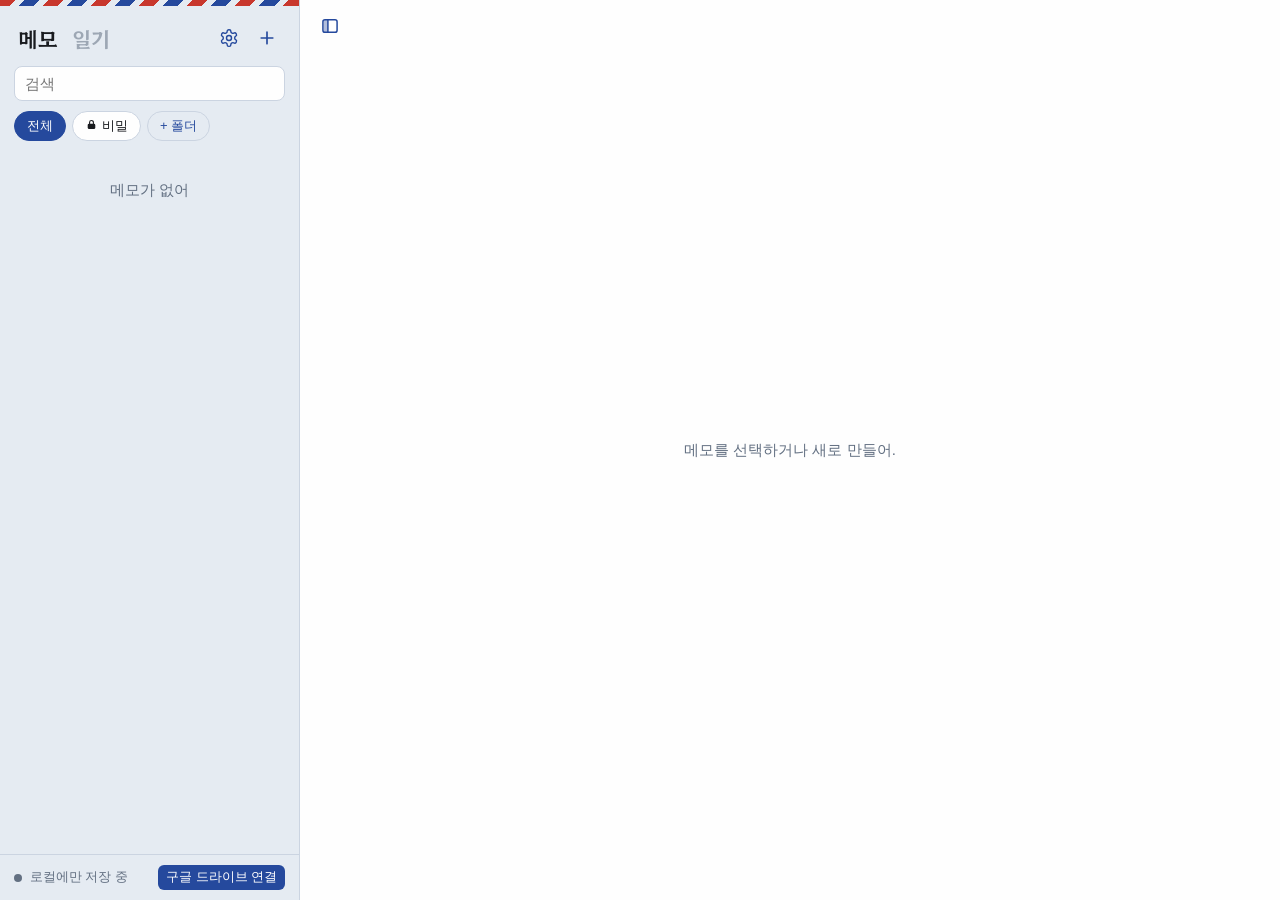
<file: index.html>
<!doctype html>
<html lang="ko">
<head>
<meta charset="utf-8">
<meta name="viewport" content="width=device-width, initial-scale=1, viewport-fit=cover">
<title>Keepsake</title>
<!-- PC app: uses this page from the site when cm-native is at most its own level (see update.go). -->
<meta name="cm-native" content="1">
<!--WEB-ONLY-START-->
<link rel="manifest" href="manifest.webmanifest">
<link rel="apple-touch-icon" href="icon-180.png">
<link rel="icon" href="icon.svg" type="image/svg+xml">
<meta name="apple-mobile-web-app-capable" content="yes">
<meta name="mobile-web-app-capable" content="yes">
<meta name="apple-mobile-web-app-title" content="Keepsake">
<meta name="apple-mobile-web-app-status-bar-style" content="default">
<meta name="theme-color" content="#eef2f7" media="(prefers-color-scheme: light)">
<meta name="theme-color" content="#151a22" media="(prefers-color-scheme: dark)">
<!--WEB-ONLY-END-->
<link rel="preconnect" href="https://fonts.googleapis.com">
<link rel="stylesheet" href="https://fonts.googleapis.com/css2?family=Hahmlet:wght@400;600&display=swap">
<link rel="stylesheet" href="style.css?v=101">
</head>
<body>
<div id="app" class="show-list">
  <aside id="sidebar">
    <header class="side-head">
      <div class="title-tabs" id="tabs" role="tablist" aria-label="메모 / 일기">
        <button data-tab="memo" role="tab">메모</button><button data-tab="diary" role="tab">일기</button>
      </div>
      <div class="head-btns">
        <button id="btn-settings" class="icon-btn" title="설정 (테마·날씨·사진)" aria-label="설정">
          <svg viewBox="0 0 24 24" width="20" height="20" fill="none" stroke="currentColor" stroke-width="1.7" stroke-linecap="round" stroke-linejoin="round"><path d="M12.22 2h-.44a2 2 0 0 0-2 2v.18a2 2 0 0 1-1 1.73l-.43.25a2 2 0 0 1-2 0l-.15-.08a2 2 0 0 0-2.73.73l-.22.38a2 2 0 0 0 .73 2.73l.15.1a2 2 0 0 1 1 1.72v.51a2 2 0 0 1-1 1.74l-.15.09a2 2 0 0 0-.73 2.73l.22.38a2 2 0 0 0 2.73.73l.15-.08a2 2 0 0 1 2 0l.43.25a2 2 0 0 1 1 1.73V20a2 2 0 0 0 2 2h.44a2 2 0 0 0 2-2v-.18a2 2 0 0 1 1-1.73l.43-.25a2 2 0 0 1 2 0l.15.08a2 2 0 0 0 2.73-.73l.22-.39a2 2 0 0 0-.73-2.73l-.15-.08a2 2 0 0 1-1-1.74v-.5a2 2 0 0 1 1-1.74l.15-.09a2 2 0 0 0 .73-2.73l-.22-.38a2 2 0 0 0-2.73-.73l-.15.08a2 2 0 0 1-2 0l-.43-.25a2 2 0 0 1-1-1.73V4a2 2 0 0 0-2-2z"/><circle cx="12" cy="12" r="3"/></svg>
        </button>
        <button id="btn-new" class="icon-btn" title="새 메모 (Ctrl+N)" aria-label="새 메모">
          <svg viewBox="0 0 24 24" width="20" height="20"><path d="M12 5v14M5 12h14" stroke="currentColor" stroke-width="2" stroke-linecap="round" fill="none"/></svg>
        </button>
      </div>
    </header>
    <div class="search-wrap">
      <input id="search" type="search" placeholder="검색" autocomplete="off">
    </div>
    <div id="folders" role="tablist" aria-label="폴더"></div>
    <ul id="list" role="listbox" aria-label="메모 목록"></ul>
    <div id="diary" aria-label="일기">
      <div class="cal-head">
        <span id="cal-title"></span>
        <button id="cal-today" class="text-btn" title="이번 달로 가서 오늘 일기 열기 (Ctrl+N)">오늘</button>
        <button id="cal-prev" class="icon-btn" aria-label="이전 달">
          <svg viewBox="0 0 24 24" width="20" height="20"><path d="M15 5l-7 7 7 7" stroke="currentColor" stroke-width="2" stroke-linecap="round" stroke-linejoin="round" fill="none"/></svg>
        </button>
        <button id="cal-next" class="icon-btn" aria-label="다음 달">
          <svg viewBox="0 0 24 24" width="20" height="20"><path d="M9 5l7 7-7 7" stroke="currentColor" stroke-width="2" stroke-linecap="round" stroke-linejoin="round" fill="none"/></svg>
        </button>
        <button id="cal-more" class="icon-btn" title="캘린더·잠금" aria-label="일기 메뉴" aria-haspopup="menu"><svg viewBox="0 0 24 24" width="20" height="20"><circle cx="5.5" cy="12" r="1.7" fill="currentColor"/><circle cx="12" cy="12" r="1.7" fill="currentColor"/><circle cx="18.5" cy="12" r="1.7" fill="currentColor"/></svg></button>
        <button id="cal-gcal" class="icon-btn in-more" title="구글 캘린더 일정 보기" aria-label="구글 캘린더 일정" hidden>
          <svg viewBox="0 0 24 24" width="19" height="19"><rect x="3.5" y="5" width="17" height="15.5" rx="3" stroke="currentColor" stroke-width="1.8" fill="none"/><path d="M3.5 9.5h17M8 3.2v3.6M16 3.2v3.6" stroke="currentColor" stroke-width="1.8" stroke-linecap="round"/><circle class="gcal-dot" cx="12" cy="14.8" r="2.3" fill="currentColor"/></svg>
        </button>
        <button id="cal-lock" class="icon-btn in-more" title="일기 잠금" aria-label="일기 잠금"></button>
      </div>
      <div class="cal-grid" id="cal-grid"></div>
      <button id="cal-album" class="album-btn" title="이달의 사진" hidden>
        <svg viewBox="0 0 24 24" width="18" height="18" aria-hidden="true"><path d="M5 4.5h14v15H5z" stroke="currentColor" stroke-width="1.8" stroke-dasharray="2 2" fill="none"/><rect x="8" y="7.5" width="8" height="9" rx="1" fill="currentColor" opacity=".35"/></svg>
        이달의 사진
      </button>
      <div class="cal-events" id="cal-events" hidden aria-live="polite"></div>
      <ul class="diary-list" id="diary-list" aria-label="이 달의 일기"></ul>
      <div class="diary-locked" id="diary-locked" hidden>
        <svg viewBox="0 0 24 24" width="28" height="28" aria-hidden="true"><rect x="5" y="10.5" width="14" height="10" rx="2.5" fill="currentColor"/><path d="M8.5 10.5V8a3.5 3.5 0 0 1 7 0v2.5" stroke="currentColor" stroke-width="2" fill="none" stroke-linecap="round"/></svg>
        <p>일기가 잠겨 있어</p>
        <button class="text-btn primary" id="diary-unlock">비밀번호 입력</button>
      </div>
    </div>
    <footer id="sync-bar">
      <span id="sync-dot"></span>
      <span id="sync-text">…</span>
      <button id="btn-sync" class="text-btn" hidden>지금 동기화</button>
      <button id="btn-login" class="text-btn primary" hidden>구글 드라이브 연결</button>
      <button id="btn-logout" class="text-btn" hidden>연결 해제</button>
    </footer>
  </aside>
  <main id="editor-pane">
    <header class="editor-head" id="editor-head">
      <button id="btn-back" class="icon-btn back" aria-label="목록으로">
        <svg viewBox="0 0 24 24" width="22" height="22"><path d="M15 5l-7 7 7 7" stroke="currentColor" stroke-width="2" stroke-linecap="round" stroke-linejoin="round" fill="none"/></svg>
      </button>
      <button id="btn-side" class="icon-btn side-toggle" title="메모 목록 숨기기 (Ctrl+\)" aria-label="메모 목록 숨기기" aria-pressed="false">
        <svg viewBox="0 0 24 24" width="20" height="20"><rect x="3.5" y="4.5" width="17" height="15" rx="2.5" stroke="currentColor" stroke-width="1.8" fill="none"/><path d="M9.5 4.5v15" stroke="currentColor" stroke-width="1.8"/><path class="side-fill" d="M4.4 6.5a1.6 1.6 0 0 1 1.6-1.6h3.5v14.2H6a1.6 1.6 0 0 1-1.6-1.6z" fill="currentColor" opacity=".35"/></svg>
      </button>
      <button id="btn-browse" class="browse" title="폴더와 메모 고르기" aria-haspopup="menu">
        <svg viewBox="0 0 24 24" width="17" height="17"><path d="M3.5 7.5a2 2 0 0 1 2-2h3.8l2 2.2h7.2a2 2 0 0 1 2 2v7.8a2 2 0 0 1-2 2h-13a2 2 0 0 1-2-2z" stroke="currentColor" stroke-width="1.8" stroke-linejoin="round" fill="none"/></svg>
        <span id="browse-name">전체</span>
        <svg viewBox="0 0 24 24" width="12" height="12"><path d="M6 9l6 6 6-6" stroke="currentColor" stroke-width="2.2" stroke-linecap="round" stroke-linejoin="round" fill="none"/></svg>
      </button>
      <span id="editor-meta"></span>
      <button id="btn-folder" class="icon-btn in-more" title="폴더로 옮기기" aria-label="폴더로 옮기기">
        <svg viewBox="0 0 24 24" width="20" height="20"><path d="M3.5 7.5a2 2 0 0 1 2-2h3.8l2 2.2h7.2a2 2 0 0 1 2 2v7.8a2 2 0 0 1-2 2h-13a2 2 0 0 1-2-2z" stroke="currentColor" stroke-width="1.8" stroke-linejoin="round"/></svg>
      </button>
      <button id="btn-font" class="icon-btn in-more" title="화면 글자 크기 (이 기기)" aria-label="화면 글자 크기">
        <svg viewBox="0 0 24 24" width="21" height="21"><path d="M3 19l5-13 5 13M4.8 14.5h6.4M14.5 19l3.5-9 3.5 9M15.6 16.3h4.8" stroke="currentColor" stroke-width="1.8" stroke-linecap="round" stroke-linejoin="round" fill="none"/></svg>
      </button>
      <button id="btn-present" class="icon-btn in-more" title="발표 모드 (구분선마다 한 장)" aria-label="발표 모드">
        <svg viewBox="0 0 24 24" width="20" height="20"><rect x="3" y="4" width="18" height="12" rx="2" stroke="currentColor" stroke-width="1.8" fill="none"/><path d="M12 16v3M8 21l4-2 4 2" stroke="currentColor" stroke-width="1.8" stroke-linecap="round" stroke-linejoin="round" fill="none"/><path d="M10 8.2v3.6l3.2-1.8z" fill="currentColor"/></svg>
      </button>
      <button id="btn-pin" class="icon-btn" title="고정" aria-label="고정" aria-pressed="false">
        <svg viewBox="0 0 24 24" width="20" height="20"><path d="M9 3.5h6l-1 6 3.5 3.5v1.5h-11V13L10 9.5z" stroke="currentColor" stroke-width="1.8" stroke-linejoin="round"/><path d="M12 14.5V21" stroke="currentColor" stroke-width="1.8" stroke-linecap="round" fill="none"/></svg>
      </button>
      <button id="btn-more" class="icon-btn" title="폴더·글자 크기·발표·삭제" aria-label="메모 메뉴" aria-haspopup="menu"><svg viewBox="0 0 24 24" width="20" height="20"><circle cx="5.5" cy="12" r="1.7" fill="currentColor"/><circle cx="12" cy="12" r="1.7" fill="currentColor"/><circle cx="18.5" cy="12" r="1.7" fill="currentColor"/></svg></button>
      <button id="btn-delete" class="icon-btn in-more" title="삭제" aria-label="삭제">
        <svg viewBox="0 0 24 24" width="19" height="19"><path d="M4 7h16M10 11v6M14 11v6M6 7l1 12a2 2 0 0 0 2 2h6a2 2 0 0 0 2-2l1-12M9 7V4h6v3" stroke="currentColor" stroke-width="1.8" stroke-linecap="round" stroke-linejoin="round" fill="none"/></svg>
      </button>
    </header>
    <div id="fmt-bar" role="toolbar" aria-label="서식">
      <button id="f-block" class="fmt wide" title="줄 종류: 제목·목록·인용·콜아웃·코드 (줄 맨 앞에서 / 입력)" aria-label="줄 종류" aria-haspopup="menu">
        <span id="f-block-name" class="block-name">본문</span>
        <svg viewBox="0 0 24 24" width="12" height="12"><path d="M6 9l6 6 6-6" stroke="currentColor" stroke-width="2.2" stroke-linecap="round" stroke-linejoin="round" fill="none"/></svg>
      </button>
      <button id="f-size" class="in-more fmt wide" title="글자 크기 (선택한 부분)" aria-label="글자 크기" aria-haspopup="menu">
        <span class="size-ico">가<small>가</small></span>
        <svg viewBox="0 0 24 24" width="12" height="12"><path d="M6 9l6 6 6-6" stroke="currentColor" stroke-width="2.2" stroke-linecap="round" stroke-linejoin="round" fill="none"/></svg>
      </button>
      <button id="f-bold" class="fmt" title="굵게 (Ctrl+B)" aria-label="굵게" aria-pressed="false"><b>B</b></button>
      <button id="f-italic" class="in-more fmt" title="기울임 (Ctrl+I)" aria-label="기울임" aria-pressed="false"><i class="ital">I</i></button>
      <button id="f-under" class="in-more fmt" title="밑줄 (Ctrl+U)" aria-label="밑줄" aria-pressed="false"><u>U</u></button>
      <button id="f-strike" class="in-more fmt" title="취소선 (Ctrl+Shift+S · ~~글자~~)" aria-label="취소선" aria-pressed="false"><s>S</s></button>
      <button id="f-code" class="in-more fmt" title="코드 (Ctrl+E · `글자`)" aria-label="인라인 코드">
        <svg viewBox="0 0 24 24" width="19" height="19"><path d="M8.5 7.5L4 12l4.5 4.5M15.5 7.5L20 12l-4.5 4.5" stroke="currentColor" stroke-width="1.9" stroke-linecap="round" stroke-linejoin="round" fill="none"/></svg>
      </button>
      <button id="f-color" class="fmt wide" title="글자 색" aria-label="글자 색" aria-haspopup="menu">
        <span class="color-ico">A<i id="color-bar"></i></span>
        <svg viewBox="0 0 24 24" width="12" height="12"><path d="M6 9l6 6 6-6" stroke="currentColor" stroke-width="2.2" stroke-linecap="round" stroke-linejoin="round" fill="none"/></svg>
      </button>
      <button id="f-hl" class="fmt wide" title="형광펜" aria-label="형광펜" aria-haspopup="menu">
        <span class="hl-ico"><svg viewBox="0 0 24 24" width="18" height="18"><path d="M14.5 4.5l5 5-8 8H6.5v-5z" stroke="currentColor" stroke-width="1.8" stroke-linejoin="round" fill="none"/><path d="M12 7l5 5" stroke="currentColor" stroke-width="1.8"/></svg><i id="hl-bar"></i></span>
        <svg viewBox="0 0 24 24" width="12" height="12"><path d="M6 9l6 6 6-6" stroke="currentColor" stroke-width="2.2" stroke-linecap="round" stroke-linejoin="round" fill="none"/></svg>
      </button>
      <button id="f-clear" class="in-more fmt" title="서식 지우기" aria-label="서식 지우기">
        <svg viewBox="0 0 24 24" width="19" height="19"><path d="M5 6h11M10.5 6l-3 13M14 14l6 6M20 14l-6 6" stroke="currentColor" stroke-width="1.8" stroke-linecap="round" fill="none"/></svg>
      </button>
      <button id="f-hr" class="in-more fmt" title="굵은 구분선 (--- 입력 후 Enter)" aria-label="구분선">
        <svg viewBox="0 0 24 24" width="20" height="20"><path d="M3 12h18" stroke="currentColor" stroke-width="4" stroke-linecap="round"/><path d="M7 6.5h10M7 17.5h10" stroke="currentColor" stroke-width="1.4" stroke-linecap="round" opacity=".45"/></svg>
      </button>
      <button id="btn-check" class="fmt" title="체크리스트 (Ctrl+Shift+L)" aria-label="체크리스트">
        <svg viewBox="0 0 24 24" width="19" height="19"><rect x="3.5" y="3.5" width="17" height="17" rx="4" stroke="currentColor" stroke-width="1.8" fill="none"/><path d="M8 12.2l2.7 2.7L16 9.5" stroke="currentColor" stroke-width="1.8" stroke-linecap="round" stroke-linejoin="round" fill="none"/></svg>
      </button>
      <button id="f-outdent" class="in-more fmt" title="내어쓰기 (Shift+Tab)" aria-label="내어쓰기">
        <svg viewBox="0 0 24 24" width="19" height="19"><path d="M4 5.5h16M11 10h9M11 14h9M4 18.5h16" stroke="currentColor" stroke-width="1.8" stroke-linecap="round" fill="none"/><path d="M7.5 9.5L4.5 12l3 2.5" stroke="currentColor" stroke-width="1.8" stroke-linecap="round" stroke-linejoin="round" fill="none"/></svg>
      </button>
      <button id="f-indent" class="in-more fmt" title="들여쓰기 (Tab)" aria-label="들여쓰기">
        <svg viewBox="0 0 24 24" width="19" height="19"><path d="M4 5.5h16M11 10h9M11 14h9M4 18.5h16" stroke="currentColor" stroke-width="1.8" stroke-linecap="round" fill="none"/><path d="M4.5 9.5l3 2.5-3 2.5" stroke="currentColor" stroke-width="1.8" stroke-linecap="round" stroke-linejoin="round" fill="none"/></svg>
      </button>
      <button id="f-photo" class="fmt" title="사진 넣기 (붙여넣기·끌어다 놓기도 돼)" aria-label="사진 넣기">
        <svg viewBox="0 0 24 24" width="19" height="19"><rect x="3.5" y="5" width="17" height="14" rx="3" stroke="currentColor" stroke-width="1.8" fill="none"/><circle cx="9" cy="10" r="1.6" fill="currentColor"/><path d="M5 17l4.5-4.5 3 3 2.5-2.5 4 4" stroke="currentColor" stroke-width="1.8" stroke-linecap="round" stroke-linejoin="round" fill="none"/></svg>
      </button>
      <input type="file" id="photo-input" accept="image/*" multiple hidden>
      <button id="f-more" class="fmt" title="서식 더 보기: 기울임·밑줄·취소선·코드·구분선·들여쓰기·시간·캘린더·도움말" aria-label="서식 더 보기" aria-haspopup="menu"><svg viewBox="0 0 24 24" width="20" height="20"><circle cx="5.5" cy="12" r="1.7" fill="currentColor"/><circle cx="12" cy="12" r="1.7" fill="currentColor"/><circle cx="18.5" cy="12" r="1.7" fill="currentColor"/></svg></button>
      <button id="f-time" class="in-more fmt" title="지금 날짜·시간 넣기 (F5)" aria-label="지금 날짜와 시간 넣기">
        <svg viewBox="0 0 24 24" width="19" height="19"><circle cx="12" cy="12" r="8.5" stroke="currentColor" stroke-width="1.8" fill="none"/><path d="M12 7.5V12l3 2" stroke="currentColor" stroke-width="1.8" stroke-linecap="round" stroke-linejoin="round" fill="none"/></svg>
      </button>
      <button id="f-cal" class="in-more fmt" title="이 줄을 구글 캘린더 일정으로 추가" aria-label="구글 캘린더에 추가">
        <svg viewBox="0 0 24 24" width="19" height="19"><rect x="3.5" y="5" width="17" height="15.5" rx="3" stroke="currentColor" stroke-width="1.8" fill="none"/><path d="M3.5 9.5h17M8 3.2v3.6M16 3.2v3.6M12 12.3v5.4M9.3 15h5.4" stroke="currentColor" stroke-width="1.8" stroke-linecap="round"/></svg>
      </button>
      <button id="f-help" class="in-more fmt" title="단축키와 사용법 (F1)" aria-label="단축키와 사용법">
        <svg viewBox="0 0 24 24" width="19" height="19"><circle cx="12" cy="12" r="8.5" stroke="currentColor" stroke-width="1.8" fill="none"/><path d="M9.6 9.6a2.5 2.5 0 1 1 3.3 2.4c-.6.2-.9.7-.9 1.3v.4" stroke="currentColor" stroke-width="1.8" stroke-linecap="round" fill="none"/><circle cx="12" cy="16.6" r="1.1" fill="currentColor"/></svg>
      </button>
    </div>
    <div id="editor" contenteditable="true" spellcheck="false" role="textbox" aria-multiline="true" aria-label="메모 내용"></div>
    <div id="empty-state">메모를 선택하거나 새로 만들어.</div>
  </main>
</div>
<div id="menu" role="menu" hidden></div>
<div id="present" hidden role="dialog" aria-label="발표 모드">
  <div id="present-page" class="present-page" aria-live="polite"></div>
  <aside class="presenter-side" aria-label="발표자 화면">
    <div class="pv-label">다음 장</div>
    <div id="present-next" class="present-page"></div>
    <div class="pv-label">발표자 노트</div>
    <div id="present-notes"></div>
  </aside>
  <div class="present-bar">
    <span id="present-hint">→ 다음 · ← 이전 · Ctrl+휠 글자 크기 · P 발표자 화면 · Esc 끝내기</span>
    <span class="present-right">
      <span id="present-timer" title="눌러서 0부터 다시"></span>
      <button type="button" class="pb" id="present-prev" aria-label="이전 장">◀</button>
      <span id="present-count"></span>
      <button type="button" class="pb" id="present-fwd" aria-label="다음 장">▶</button>
      <button type="button" class="pb" id="present-smaller" title="글자 작게 (−, Ctrl+휠)" aria-label="글자 작게">가−</button>
      <button type="button" class="pb" id="present-bigger" title="글자 크게 (+, Ctrl+휠)" aria-label="글자 크게">가+</button>
      <button type="button" class="pb" id="present-screen" title="프로젝터에는 슬라이드만, 이 화면에는 노트와 다음 장 (P)">발표자 화면</button>
      <button type="button" class="pb" id="present-close" aria-label="발표 끝내기">끝내기</button>
    </span>
  </div>
</div>
<div id="settings" class="overlay" hidden>
  <div class="sheet settings" role="dialog" aria-modal="true" aria-labelledby="set-title">
    <h2 id="set-title">설정</h2>
    <section class="set-group" aria-label="화면">
      <h3>화면</h3>
      <div class="set-label">모드</div>
      <div class="seg" id="set-mode" role="radiogroup" aria-label="모드">
        <button data-mode="" role="radio">자동</button><button data-mode="light" role="radio">라이트</button><button data-mode="dark" role="radio">다크</button>
      </div>
      <div class="set-label">테마색</div>
      <div class="themes" id="set-theme" role="radiogroup" aria-label="테마색"></div>
      <div class="set-label">강조색 <small class="muted">· 맨 위 줄무늬, 오늘 표시</small></div>
      <div class="accents" id="set-accent" role="radiogroup" aria-label="강조색"></div>
      <p class="set-note">이 기기에만 저장돼. 메모 내용에는 영향 없어.</p>
    </section>
    <section class="set-group" aria-label="일기">
      <h3>일기</h3>
      <div class="set-label">날씨 위치</div>
      <div class="wx-set">
        <div class="wx-cur" id="wx-cur"></div>
        <div class="wx-row">
          <input id="wx-q" type="search" placeholder="도시 이름 (예: 서울, 부산)" autocomplete="off" aria-label="날씨 위치 도시 검색">
          <button type="button" class="wx-here" id="wx-here">📍 현재 위치</button>
        </div>
        <div class="wx-res" id="wx-res"></div>
      </div>
      <div class="set-switch" id="set-cal-row">
        <label for="set-cal"><span class="set-label">구글 캘린더 일정 보기</span>
          <span class="muted" id="set-cal-note">일기 달력 아래에 그날 일정을 보여 줘. 기기마다 따로 켜야 해.</span></label>
        <input type="checkbox" id="set-cal" role="switch">
      </div>
    </section>
    <section class="set-group" aria-label="사진">
      <h3>사진</h3>
      <div class="ph-clean">
        <button type="button" class="wx-here" id="ph-clean">안 쓰는 사진 정리</button>
        <span class="muted" id="ph-clean-note">어느 메모에도 없는 사진을 드라이브 휴지통으로 옮겨. 잠긴 메모 속 사진은 암호화해.</span>
      </div>
    </section>
    <section class="set-group" aria-label="정보">
      <h3>정보</h3>
      <div class="set-info"><span class="set-brand">Keepsake <span id="set-ver"></span></span><button type="button" class="text-btn" id="set-help">단축키·사용법</button></div>
    </section>
    <div class="sheet-btns"><button type="button" class="text-btn primary" id="set-close">완료</button></div>
  </div>
</div>
<div id="album" class="overlay" hidden>
  <div class="sheet album" role="dialog" aria-modal="true" aria-labelledby="al-title">
    <div class="al-top">
      <button type="button" class="icon-btn" id="al-prev" aria-label="이전 달"><svg viewBox="0 0 24 24" width="20" height="20"><path d="M15 5l-7 7 7 7" stroke="currentColor" stroke-width="2" stroke-linecap="round" stroke-linejoin="round" fill="none"/></svg></button>
      <h2 id="al-title"></h2>
      <button type="button" class="icon-btn" id="al-next" aria-label="다음 달"><svg viewBox="0 0 24 24" width="20" height="20"><path d="M9 5l7 7-7 7" stroke="currentColor" stroke-width="2" stroke-linecap="round" stroke-linejoin="round" fill="none"/></svg></button>
      <span class="al-count" id="al-count"></span>
      <button type="button" class="text-btn al-deco" id="al-deco" aria-expanded="false" aria-controls="al-opts">꾸미기 <svg viewBox="0 0 24 24" width="12" height="12"><path d="M6 9l6 6 6-6" stroke="currentColor" stroke-width="2.2" stroke-linecap="round" stroke-linejoin="round" fill="none"/></svg></button>
      <button type="button" class="icon-btn" id="al-close" aria-label="닫기"><svg viewBox="0 0 24 24" width="20" height="20"><path d="M6 6l12 12M18 6L6 18" stroke="currentColor" stroke-width="2" stroke-linecap="round" fill="none"/></svg></button>
    </div>
    <div class="al-opts" id="al-opts"></div>
    <div class="al-scroll"><div class="al-page" id="al-page"></div></div>
    <div class="sheet-btns"><button type="button" class="text-btn" id="al-save-gif" hidden>움짤로 저장</button><button type="button" class="text-btn primary" id="al-save">이미지로 저장</button></div>
  </div>
</div>
<div id="help" class="overlay" hidden>
  <div class="sheet help" role="dialog" aria-modal="true" aria-labelledby="help-title">
    <div class="help-head">
      <h2 id="help-title">도움말</h2>
      <button type="button" class="icon-btn" id="help-close" aria-label="닫기" title="닫기 (Esc)">
        <svg viewBox="0 0 24 24" width="20" height="20"><path d="M6 6l12 12M18 6L6 18" stroke="currentColor" stroke-width="2" stroke-linecap="round" fill="none"/></svg>
      </button>
    </div>
    <div class="seg help-tabs" role="tablist" aria-label="도움말 주제">
      <button data-h="basic" role="tab">기본</button><button data-h="line" role="tab">줄 꾸미기</button><button data-h="text" role="tab">글자</button><button data-h="present" role="tab">발표</button><button data-h="tips" role="tab">팁</button>
    </div>
    <div class="help-body">
      <section data-h="basic">
        <p class="help-lead">자주 쓰는 단축키</p>
        <ul class="keys">
          <li><span>새 메모</span><span class="k"><kbd>Ctrl + N</kbd></span></li>
          <li><span>검색</span><span class="k"><kbd>Ctrl + F</kbd></span></li>
          <li><span>되돌리기</span><span class="k"><kbd>Ctrl + Z</kbd></span></li>
          <li><span>다시 하기</span><span class="k"><kbd>Ctrl + Y</kbd></span></li>
          <li><span>지금 날짜·시간 넣기</span><span class="k"><kbd>F5</kbd></span></li>
          <li><span>왼쪽 목록 숨기기·보이기</span><span class="k"><kbd>Ctrl + \</kbd></span></li>
          <li><span>이 도움말 열기·닫기</span><span class="k"><kbd>F1</kbd></span></li>
        </ul>
      </section>

      <section data-h="line" hidden>
        <p class="help-lead">줄 맨 앞에서 입력하고 <kbd>스페이스</kbd></p>
        <div class="md-grid">
          <div class="md"><code>#</code><i>→</i><span class="pv pv-h1">큰 제목</span></div>
          <div class="md"><code>##</code><i>→</i><span class="pv pv-h2">중간 제목</span></div>
          <div class="md"><code>-</code><i>→</i><span class="pv pv-ul">글머리 목록</span></div>
          <div class="md"><code>1.</code><i>→</i><span class="pv pv-ol">번호 목록</span></div>
          <div class="md"><code>[]</code><i>→</i><span class="pv">☐ 체크리스트</span></div>
          <div class="md"><code>&gt;</code><i>→</i><span class="pv pv-tg">토글 (접기)</span></div>
          <div class="md"><code>"</code><i>→</i><span class="pv pv-q">인용</span></div>
          <div class="md"><code>```</code><i>→</i><span class="pv pv-code">코드</span><small>스페이스 없이</small></div>
          <div class="md"><code>---</code><i>→</i><span class="pv pv-hr"></span><small>스페이스 없이</small></div>
        </div>
        <p class="help-lead">이렇게 해도 돼</p>
        <ul class="keys">
          <li><span>메뉴에서 골라서 바꾸기</span><span class="k"><kbd>/</kbd></span></li>
          <li><span>들여쓰기 · 내어쓰기</span><span class="k"><kbd>Tab</kbd><kbd>Shift + Tab</kbd></span></li>
          <li><span>토글 접기 · 체크하기</span><span class="k"><kbd>Ctrl + Enter</kbd></span></li>
          <li><span>다시 일반 글로</span><span class="k">줄 맨 앞에서 <kbd>Backspace</kbd></span></li>
          <li><span>목록 끝내기</span><span class="k">빈 줄에서 <kbd>Enter</kbd></span></li>
        </ul>
        <details class="help-more">
          <summary><kbd>Ctrl + Alt + 숫자</kbd>로 바로 바꾸기</summary>
          <div class="num-grid">
            <span><kbd>0</kbd>일반 글</span><span><kbd>1</kbd>큰 제목</span><span><kbd>2</kbd>중간 제목</span><span><kbd>3</kbd>작은 제목</span>
            <span><kbd>4</kbd>체크리스트</span><span><kbd>5</kbd>글머리</span><span><kbd>6</kbd>번호</span><span><kbd>7</kbd>토글</span>
            <span><kbd>8</kbd>코드</span><span><kbd>9</kbd>콜아웃</span>
          </div>
        </details>
      </section>

      <section data-h="text" hidden>
        <p class="help-lead">글자를 드래그한 뒤</p>
        <ul class="keys">
          <li><span><b>굵게</b></span><span class="k"><kbd>Ctrl + B</kbd></span></li>
          <li><span><i>기울임</i></span><span class="k"><kbd>Ctrl + I</kbd></span></li>
          <li><span><u>밑줄</u></span><span class="k"><kbd>Ctrl + U</kbd></span></li>
          <li><span><s>취소선</s></span><span class="k"><kbd>Ctrl + Shift + S</kbd></span></li>
          <li><span><code class="pv-c">코드</code></span><span class="k"><kbd>Ctrl + E</kbd></span></li>
        </ul>
        <p class="help-lead">쓰면서 바로</p>
        <ul class="keys">
          <li><span><b>굵게</b></span><span class="k"><code class="t">**글자**</code></span></li>
          <li><span><i>기울임</i></span><span class="k"><code class="t">*글자*</code></span></li>
          <li><span><code class="pv-c">코드</code></span><span class="k"><code class="t">`글자`</code></span></li>
          <li><span><s>취소선</s></span><span class="k"><code class="t">~~글자~~</code></span></li>
        </ul>
        <p class="help-note">색 · 형광펜은 서식 줄 버튼, 크기와 나머지 서식은 서식 줄 맨 끝 ⋯ 버튼으로.</p>
      </section>

      <section data-h="present" hidden>
        <p class="help-lead">메모 위쪽 화면 아이콘으로 시작</p>
        <ul class="keys">
          <li><span>다음 장 · 이전 장</span><span class="k"><kbd>→</kbd><kbd>←</kbd></span></li>
          <li><span>글자 크게 · 작게</span><span class="k"><kbd>Ctrl + 휠</kbd></span></li>
          <li><span>발표자 화면 (노트 · 다음 장)</span><span class="k"><kbd>P</kbd></span></li>
          <li><span>끝내기</span><span class="k"><kbd>Esc</kbd></span></li>
        </ul>
        <ul class="tips">
          <li><b>구분선</b>마다 한 장씩 넘어가.</li>
          <li><code class="t">//</code>로 시작하는 줄은 <b>발표자 노트</b>야. 슬라이드에는 안 보여.</li>
          <li>접어 둔 <b>토글</b>은 슬라이드에서 눌러서 펼칠 수 있어.</li>
        </ul>
      </section>

      <section data-h="tips" hidden>
        <ul class="tips">
          <li>첫 줄이 메모 <b>제목</b>이 돼.</li>
          <li><b>사진</b>은 서식 줄의 사진 버튼, 붙여넣기, 끌어다 놓기로 넣어. 알맞은 크기로 줄여서 드라이브 'CloudMemo/사진' 폴더에 따로 저장돼. 사진을 누르면 옮기기·지우기·대표 사진 정하기가 나와.</li>
          <li>일기 달력 아래 <b>이달의 사진</b>을 누르면 그 달의 대표 사진이 우표처럼 모여. <b>꾸미기</b>에서 모양·필터·배경을 고르고 이미지(움짤이 있으면 움짤)로 저장할 수 있어.</li>
          <li>서식 줄 ⋯ 의 <b>구글 캘린더에 추가</b>를 누르면 그 줄이 구글 캘린더 새 일정으로 열려. "11월 28일 오후 3시"나 F5 날짜가 있으면 날짜도 채워져.</li>
          <li>일기 달력 위 <b>⋯ → 구글 캘린더</b>를 켜면 구글 캘린더 일정이 달력에 점으로, 아래에 목록으로 보여. <b>＋ 일정 추가</b>로 그날 일정을 바로 넣을 수 있어.</li>
          <li>☐를 누르면 체크돼. 목록의 <b>5/6</b>은 체크한 개수야.</li>
          <li><b>비밀 폴더</b>와 잠긴 일기는 암호화돼. 비밀번호를 잊으면 되살릴 수 없어.</li>
          <li>목록을 숨겨도 위쪽 <b>폴더 버튼</b>으로 다른 메모를 열 수 있어.</li>
          <li>PC 앱에서 <kbd>Ctrl + R</kbd>을 누르면 바로 동기화돼.</li>
          <li>PC 앱은 켤 때 인터넷이 되면 <b>새 버전</b>을 알아서 받아. 버전은 설정(톱니바퀴)에서 보여.</li>
        </ul>
      </section>
    </div>
  </div>
</div>
<div id="modal" class="overlay" hidden>
  <form id="pw-form" class="sheet" role="dialog" aria-modal="true" aria-labelledby="pw-title" autocomplete="off">
    <h2 id="pw-title"></h2>
    <p id="pw-note"></p>
    <input id="pw1" type="password" autocomplete="off" placeholder="비밀번호" aria-label="비밀번호">
    <input id="pw2" type="password" autocomplete="off" placeholder="비밀번호 확인" aria-label="비밀번호 확인">
    <p id="pw-err" role="alert"></p>
    <div class="sheet-btns">
      <button type="button" id="pw-cancel" class="text-btn">취소</button>
      <button type="submit" class="text-btn primary">확인</button>
    </div>
  </form>
</div>
<div id="ask" class="overlay" hidden>
  <form id="ask-form" class="sheet ask" role="dialog" aria-modal="true" aria-labelledby="ask-title" aria-describedby="ask-note" autocomplete="off">
    <h2 id="ask-title"></h2>
    <p id="ask-note"></p>
    <input id="ask-input" type="text" autocomplete="off" aria-labelledby="ask-title">
    <p id="ask-err" role="alert"></p>
    <div class="sheet-btns">
      <button type="button" id="ask-cancel" class="text-btn">취소</button>
      <button type="submit" id="ask-ok" class="text-btn primary">확인</button>
    </div>
  </form>
</div>
<!--WEB-ONLY-START-->
<script src="config.js?v=101"></script>
<script src="api-web.js?v=101"></script>
<!--WEB-ONLY-END-->
<script src="app.js?v=101"></script>
</body>
</html>
</file>
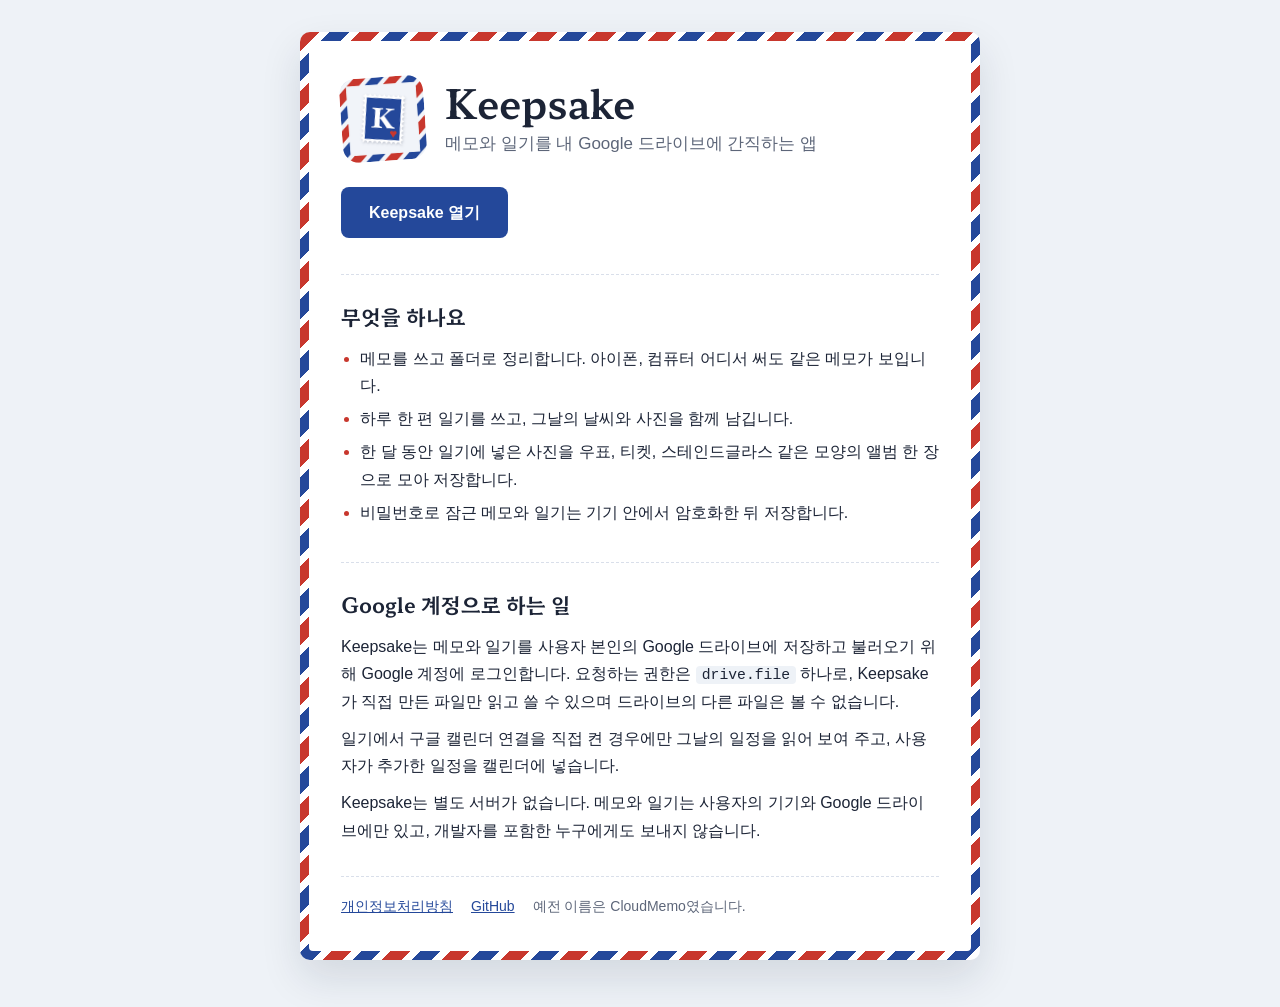
<file: about.html>
<!doctype html>
<html lang="ko">
<head>
<meta charset="utf-8">
<meta name="viewport" content="width=device-width, initial-scale=1">
<title>Keepsake</title>
<meta name="description" content="Keepsake는 메모와 일기를 내 Google 드라이브에 저장하는 앱입니다.">
<link rel="icon" href="icon.svg" type="image/svg+xml">
<link rel="apple-touch-icon" href="icon-180.png">
<link rel="preconnect" href="https://fonts.googleapis.com">
<link rel="stylesheet" href="https://fonts.googleapis.com/css2?family=Hahmlet:wght@400;600&display=swap">
<style>
  :root { --paper: #eef2f7; --card: #ffffff; --ink: #1c2436; --muted: #5d6679; --line: #d9dfea; --blue: #24489a; --red: #c8372d; }
  @media (prefers-color-scheme: dark) {
    :root { --paper: #151a22; --card: #1d2431; --ink: #e8ecf4; --muted: #9aa3b5; --line: #2e3748; --blue: #8aa6ec; --red: #e0625a; }
  }
  * { box-sizing: border-box; }
  body {
    margin: 0; padding: 32px 16px 48px; background: var(--paper); color: var(--ink);
    font: 16px/1.7 -apple-system, "Segoe UI", "Malgun Gothic", "Apple SD Gothic Neo", sans-serif;
  }
  /* the page is one airmail letter */
  .env {
    max-width: 680px; margin: 0 auto; padding: 9px; border-radius: 10px;
    background: repeating-linear-gradient(135deg, var(--red) 0 14px, var(--card) 14px 21px, var(--blue) 21px 35px, var(--card) 35px 42px);
    box-shadow: 0 18px 40px rgba(20, 30, 60, .12);
  }
  .letter { background: var(--card); border-radius: 4px; padding: 36px 32px 32px; }
  header { display: flex; gap: 20px; align-items: center; }
  header img { width: 84px; height: 84px; border-radius: 16px; transform: rotate(-4deg); flex: none; }
  h1 { font-family: "Hahmlet", "Batang", serif; font-weight: 600; font-size: 40px; line-height: 1.1; margin: 0 0 6px; }
  .lead { margin: 0; color: var(--muted); font-size: 17px; }
  .open {
    display: inline-block; margin-top: 26px; padding: 12px 28px; border-radius: 8px;
    background: var(--blue); color: #fff; font-weight: 600; text-decoration: none;
  }
  @media (prefers-color-scheme: dark) { .open { color: #151a22; } }
  .open:focus-visible, a:focus-visible { outline: 3px solid var(--red); outline-offset: 2px; }
  h2 { font-family: "Hahmlet", "Batang", serif; font-weight: 600; font-size: 21px; margin: 36px 0 10px; padding-top: 24px; border-top: 1px dashed var(--line); }
  ul { margin: 0; padding-left: 1.2em; }
  li { margin: 6px 0; }
  li::marker { color: var(--red); }
  p { margin: 0 0 10px; }
  code { font-size: .92em; background: var(--paper); padding: 1px 6px; border-radius: 4px; }
  a { color: var(--blue); }
  footer { margin-top: 32px; padding-top: 18px; border-top: 1px dashed var(--line); color: var(--muted); font-size: 14px; display: flex; flex-wrap: wrap; gap: 6px 18px; }
  @media (max-width: 480px) {
    .letter { padding: 28px 20px 24px; }
    header { flex-direction: column; align-items: flex-start; gap: 14px; }
    h1 { font-size: 34px; }
  }
</style>
</head>
<body>
<main class="env">
  <div class="letter">
    <header>
      <img src="icon-192.png" alt="Keepsake 아이콘">
      <div>
        <h1>Keepsake</h1>
        <p class="lead">메모와 일기를 내 Google 드라이브에 간직하는 앱</p>
      </div>
    </header>
    <a class="open" href="./">Keepsake 열기</a>

    <h2>무엇을 하나요</h2>
    <ul>
      <li>메모를 쓰고 폴더로 정리합니다. 아이폰, 컴퓨터 어디서 써도 같은 메모가 보입니다.</li>
      <li>하루 한 편 일기를 쓰고, 그날의 날씨와 사진을 함께 남깁니다.</li>
      <li>한 달 동안 일기에 넣은 사진을 우표, 티켓, 스테인드글라스 같은 모양의 앨범 한 장으로 모아 저장합니다.</li>
      <li>비밀번호로 잠근 메모와 일기는 기기 안에서 암호화한 뒤 저장합니다.</li>
    </ul>

    <h2>Google 계정으로 하는 일</h2>
    <p>Keepsake는 메모와 일기를 사용자 본인의 Google 드라이브에 저장하고 불러오기 위해 Google 계정에 로그인합니다.
      요청하는 권한은 <code>drive.file</code> 하나로, Keepsake가 직접 만든 파일만 읽고 쓸 수 있으며 드라이브의 다른 파일은 볼 수 없습니다.</p>
    <p>일기에서 구글 캘린더 연결을 직접 켠 경우에만 그날의 일정을 읽어 보여 주고, 사용자가 추가한 일정을 캘린더에 넣습니다.</p>
    <p>Keepsake는 별도 서버가 없습니다. 메모와 일기는 사용자의 기기와 Google 드라이브에만 있고, 개발자를 포함한 누구에게도 보내지 않습니다.</p>

    <footer>
      <a href="privacy.html">개인정보처리방침</a>
      <a href="https://github.com/aengsso/cloudmemo">GitHub</a>
      <span>예전 이름은 CloudMemo였습니다.</span>
    </footer>
  </div>
</main>
</body>
</html>
</file>
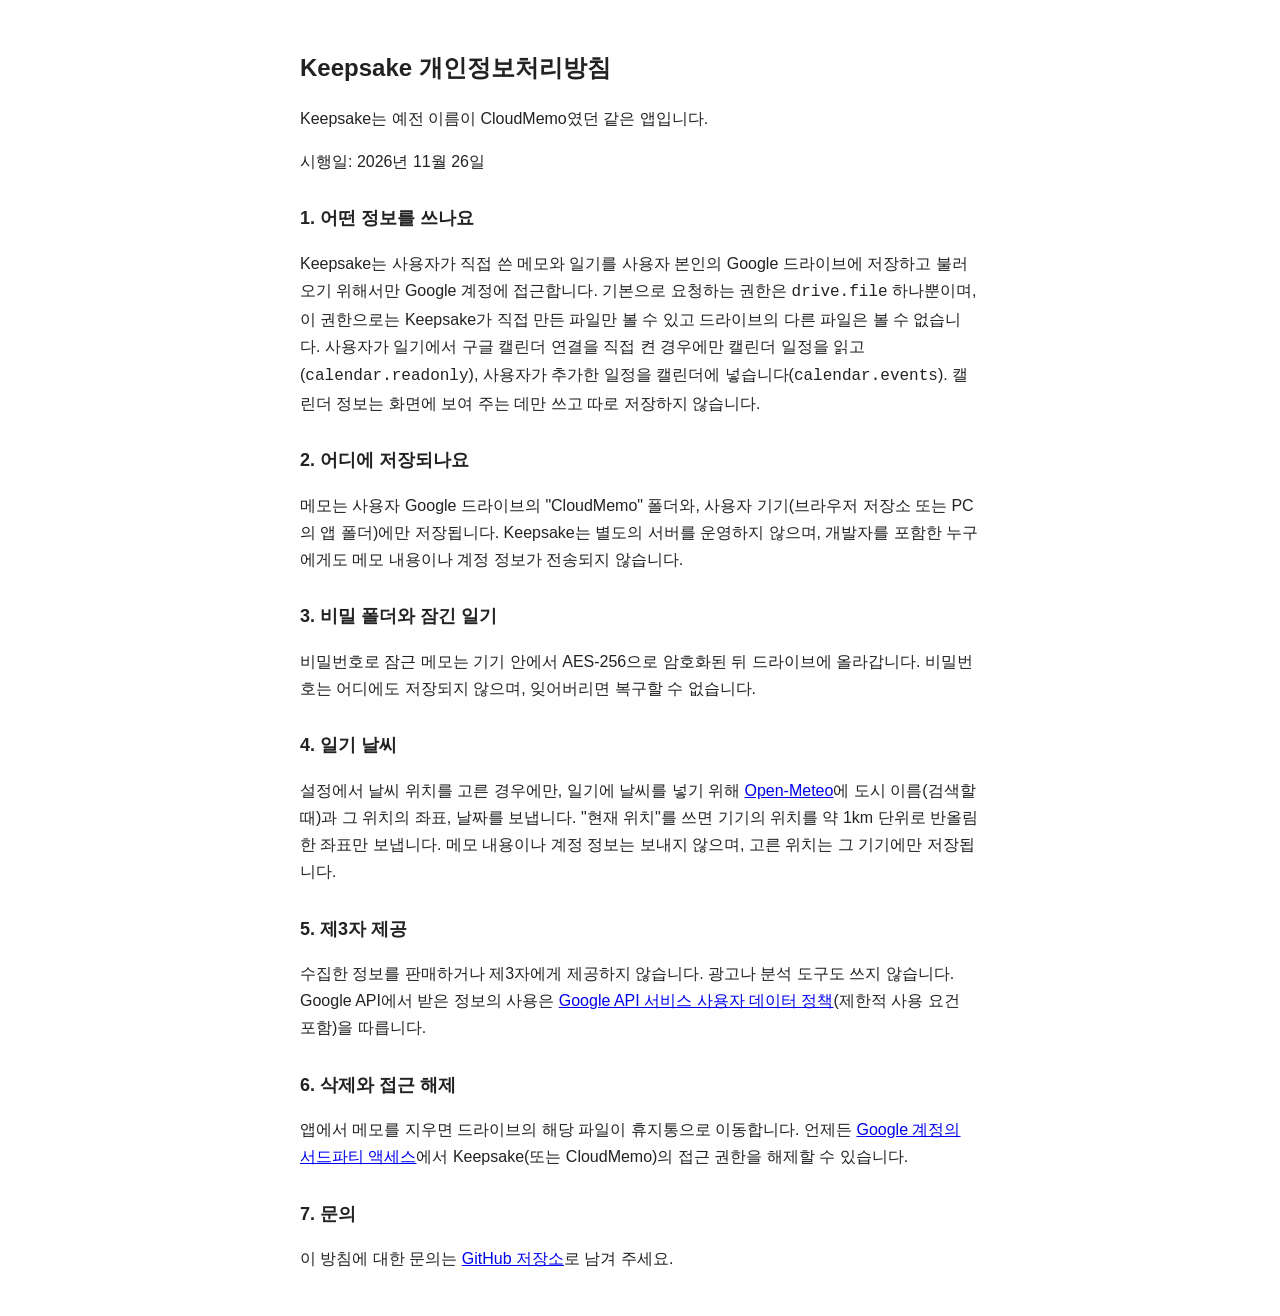
<file: privacy.html>
<!doctype html>
<html lang="ko">
<head>
<meta charset="utf-8">
<meta name="viewport" content="width=device-width, initial-scale=1">
<title>Keepsake 개인정보처리방침</title>
<style>
  body { font: 16px/1.7 -apple-system, "Segoe UI", "Malgun Gothic", sans-serif; max-width: 680px; margin: 0 auto; padding: 32px 16px; color: #222; background: #fff; }
  h1 { font-size: 24px; } h2 { font-size: 18px; margin-top: 28px; }
  @media (prefers-color-scheme: dark) { body { color: #ddd; background: #1c1c1e; } a { color: #8ab4f8; } }
</style>
</head>
<body>
<h1>Keepsake 개인정보처리방침</h1>
<p>Keepsake는 예전 이름이 CloudMemo였던 같은 앱입니다.</p>
<p>시행일: 2026년 11월 26일</p>

<h2>1. 어떤 정보를 쓰나요</h2>
<p>Keepsake는 사용자가 직접 쓴 메모와 일기를 사용자 본인의 Google 드라이브에 저장하고 불러오기 위해서만 Google 계정에 접근합니다.
기본으로 요청하는 권한은 <code>drive.file</code> 하나뿐이며, 이 권한으로는 Keepsake가 직접 만든 파일만 볼 수 있고 드라이브의 다른 파일은 볼 수 없습니다.
사용자가 일기에서 구글 캘린더 연결을 직접 켠 경우에만 캘린더 일정을 읽고(<code>calendar.readonly</code>), 사용자가 추가한 일정을 캘린더에 넣습니다(<code>calendar.events</code>). 캘린더 정보는 화면에 보여 주는 데만 쓰고 따로 저장하지 않습니다.</p>

<h2>2. 어디에 저장되나요</h2>
<p>메모는 사용자 Google 드라이브의 "CloudMemo" 폴더와, 사용자 기기(브라우저 저장소 또는 PC의 앱 폴더)에만 저장됩니다.
Keepsake는 별도의 서버를 운영하지 않으며, 개발자를 포함한 누구에게도 메모 내용이나 계정 정보가 전송되지 않습니다.</p>

<h2>3. 비밀 폴더와 잠긴 일기</h2>
<p>비밀번호로 잠근 메모는 기기 안에서 AES-256으로 암호화된 뒤 드라이브에 올라갑니다. 비밀번호는 어디에도 저장되지 않으며, 잊어버리면 복구할 수 없습니다.</p>

<h2>4. 일기 날씨</h2>
<p>설정에서 날씨 위치를 고른 경우에만, 일기에 날씨를 넣기 위해 <a href="https://open-meteo.com/">Open-Meteo</a>에 도시 이름(검색할 때)과 그 위치의 좌표, 날짜를 보냅니다.
"현재 위치"를 쓰면 기기의 위치를 약 1km 단위로 반올림한 좌표만 보냅니다. 메모 내용이나 계정 정보는 보내지 않으며, 고른 위치는 그 기기에만 저장됩니다.</p>

<h2>5. 제3자 제공</h2>
<p>수집한 정보를 판매하거나 제3자에게 제공하지 않습니다. 광고나 분석 도구도 쓰지 않습니다.
Google API에서 받은 정보의 사용은 <a href="https://developers.google.com/terms/api-services-user-data-policy">Google API 서비스 사용자 데이터 정책</a>(제한적 사용 요건 포함)을 따릅니다.</p>

<h2>6. 삭제와 접근 해제</h2>
<p>앱에서 메모를 지우면 드라이브의 해당 파일이 휴지통으로 이동합니다. 언제든 <a href="https://myaccount.google.com/permissions">Google 계정의 서드파티 액세스</a>에서 Keepsake(또는 CloudMemo)의 접근 권한을 해제할 수 있습니다.</p>

<h2>7. 문의</h2>
<p>이 방침에 대한 문의는 <a href="https://github.com/aengsso/cloudmemo/issues">GitHub 저장소</a>로 남겨 주세요.</p>
</body>
</html>
</file>
<file: style.css>
/* Keepsake — an airmail look: thin blue-white letter paper, post-office blue ink, and the red/blue
   airmail stripe as the one bold mark (top of the sidebar, the icon, the sign-in page).
   Theme = background hue/tint (--h, --t) + theme color (--ah, --as, lightness --al light / --al-d dark),
   which is --accent (buttons, the filled diary days). The second color (--a2 / --a2-d, the airmail red)
   is --accent-2: the stripe and today's ring. Presets set only these numbers (html[data-theme]); a
   custom theme (data-theme="custom") or a picked second color sets them inline.
   Mode: html[data-mode="light"|"dark"], or follows the system when absent. */
:root {
  --h: 216; --t: 34; --ah: 222; --as: 62; --al: 38%; --al-d: 72%;
  --bg: hsl(var(--h) calc(var(--t) * 1%) 95.5%);
  --panel: hsl(var(--h) calc(var(--t) * .5%) 99.5%);
  --side: hsl(var(--h) calc(var(--t) * 1%) 92.5%);
  --line: hsl(var(--h) calc(var(--t) * .8%) 84%);
  --sel: hsl(var(--h) calc(var(--t) * 1.3%) 86%);
  --text: hsl(var(--h) calc(var(--t) * .3%) 11%);
  --muted: hsl(var(--h) calc(var(--t) * .4%) 45%);
  --accent: hsl(var(--ah) calc(var(--as) * 1%) var(--al));
  --a2: #c8372d; --a2-d: #ec6a60;
  --accent-2: var(--a2);
  --on-accent: #fff;
  --ok: #3a9a5b;
  --warn: #c0392b;
  --c-red: #e03131;
  --c-orange: #e8590c;
  --c-green: #2f9e44;
  --c-blue: #1971c2;
  --c-purple: #9c36b5;
  --c-gray: #868e96;
  --font: -apple-system, BlinkMacSystemFont, "Segoe UI", "Malgun Gothic", "Apple SD Gothic Neo", sans-serif;
  --serif: "Hahmlet", "Nanum Myeongjo", "AppleMyungjo", "Batang", serif; /* titles: like a handwritten letter's heading, not a notes app */
  color-scheme: light;
}
:root[data-theme="mint"]     { --h: 160; --t: 20; --ah: 168; --as: 62; --al: 34%; --al-d: 55%; --a2: #d9573f; --a2-d: #f2876f; }
:root[data-theme="lavender"] { --h: 255; --t: 24; --ah: 258; --as: 52; --al: 52%; --al-d: 72%; --a2: #c7861a; --a2-d: #f0b04f; }
:root[data-theme="rose"]     { --h: 345; --t: 24; --ah: 345; --as: 62; --al: 50%; --al-d: 70%; --a2: #1f7a8c; --a2-d: #5fc0cf; }
:root[data-theme="mono"]     { --h: 0;   --t: 0;  --ah: 0;   --as: 0;  --al: 16%; --al-d: 88%; --a2: #c8372d; --a2-d: #ff6b5b; }
@media (prefers-color-scheme: dark) {
  :root:not([data-mode="light"]) {
    --bg: hsl(var(--h) calc(var(--t) * .35%) 10.5%);
    --panel: hsl(var(--h) calc(var(--t) * .35%) 14%);
    --side: hsl(var(--h) calc(var(--t) * .35%) 12%);
    --line: hsl(var(--h) calc(var(--t) * .35%) 22%);
    --sel: hsl(var(--h) calc(var(--t) * .6%) 21%);
    --text: hsl(var(--h) calc(var(--t) * .2%) 93%);
    --muted: hsl(var(--h) calc(var(--t) * .2%) 58%);
    --accent: hsl(var(--ah) calc(var(--as) * 1%) var(--al-d));
    --accent-2: var(--a2-d);
    --on-accent: #161618;
    --ok: #4cc276;
    --warn: #ff6b5b;
    --c-red: #ff6b6b;
    --c-orange: #ff922b;
    --c-green: #51cf66;
    --c-blue: #4dabf7;
    --c-purple: #da77f2;
    --c-gray: #adb5bd;
    color-scheme: dark;
  }
}
:root[data-mode="dark"] {
  --bg: hsl(var(--h) calc(var(--t) * .35%) 10.5%);
  --panel: hsl(var(--h) calc(var(--t) * .35%) 14%);
  --side: hsl(var(--h) calc(var(--t) * .35%) 12%);
  --line: hsl(var(--h) calc(var(--t) * .35%) 22%);
  --sel: hsl(var(--h) calc(var(--t) * .6%) 21%);
  --text: hsl(var(--h) calc(var(--t) * .2%) 93%);
  --muted: hsl(var(--h) calc(var(--t) * .2%) 58%);
  --accent: hsl(var(--ah) calc(var(--as) * 1%) var(--al-d));
  --accent-2: var(--a2-d);
  --on-accent: #161618;
  --ok: #4cc276;
  --warn: #ff6b5b;
  --c-red: #ff6b6b;
  --c-orange: #ff922b;
  --c-green: #51cf66;
  --c-blue: #4dabf7;
  --c-purple: #da77f2;
  --c-gray: #adb5bd;
  color-scheme: dark;
}
* { box-sizing: border-box; }
html, body { margin: 0; height: 100%; }
body {
  background: var(--bg);
  color: var(--text);
  font-family: var(--font);
  font-size: 15px;
  -webkit-text-size-adjust: 100%;
  overscroll-behavior: none;
}
button { font: inherit; color: inherit; background: none; border: 0; cursor: pointer; }
button[hidden] { display: none !important; }
#app { display: flex; height: 100vh; height: 100dvh; }

#sidebar {
  width: 300px; flex: none;
  display: flex; flex-direction: column;
  background: var(--side);
  border-right: 1px solid var(--line);
  padding-top: env(safe-area-inset-top);
}
.side-head { display: flex; align-items: center; justify-content: space-between; padding: 14px 14px 6px 18px; }
.side-head h1 { font-size: 20px; margin: 0; font-weight: 700; }
.icon-btn { width: 36px; height: 36px; border-radius: 8px; display: grid; place-items: center; color: var(--accent); }
@media (hover: hover) { .icon-btn:hover, .text-btn:hover { background: var(--sel); } }
.icon-btn:active { background: var(--sel); }
.search-wrap { padding: 4px 14px 10px; }
#search {
  width: 100%; padding: 8px 10px; border-radius: 8px;
  border: 1px solid var(--line); background: var(--panel); color: var(--text);
  font: inherit; outline: none;
}
#search:focus { border-color: var(--accent); }

#list { list-style: none; margin: 0; padding: 0 8px; overflow-y: auto; flex: 1; }
#list li { padding: 10px 12px; border-radius: 8px; cursor: pointer; margin-bottom: 2px; }
@media (hover: hover) { #list li:hover { background: color-mix(in srgb, var(--sel) 55%, transparent); } }
#list li.active { background: var(--sel); }
#list .t { font-weight: 600; white-space: nowrap; overflow: hidden; text-overflow: ellipsis; }
#list .s { color: var(--muted); font-size: 13px; margin-top: 3px; white-space: nowrap; overflow: hidden; text-overflow: ellipsis; }
#list .s b { font-weight: 500; color: var(--text); opacity: .7; margin-right: 6px; }
#list .none { color: var(--muted); text-align: center; padding: 30px 0; cursor: default; }
#list li.none, #list li.group { background: none; }
#list li.group {
  cursor: default; padding: 12px 12px 4px; margin: 0;
  font-size: 12px; font-weight: 600; color: var(--muted); letter-spacing: .02em;
}
#list .s i { font-style: normal; color: var(--accent); margin-right: 6px; }
/* Folder tag: a filled pill so it doesn't run into the snippet text. */
#list .s em {
  font-style: normal; font-size: 11px; font-weight: 600; color: var(--text);
  background: var(--sel); border-radius: 4px; padding: 1px 6px; margin-right: 6px;
  display: inline-block; vertical-align: 1px; max-width: 8em; overflow: hidden; text-overflow: ellipsis;
}
#list li.active .s em { background: var(--panel); }
#list li.unreadable { opacity: .55; }
#list li.locked { display: flex; flex-direction: column; align-items: center; gap: 10px; padding: 40px 0; }
#list li.locked p { margin: 0; }
#list li.locked svg { width: 28px; height: 28px; opacity: .6; }
#list li.locked .text-btn { font-size: 14px; padding: 7px 14px; }
.chip svg { vertical-align: -1px; margin-right: 4px; }

#folders { display: flex; gap: 6px; padding: 0 14px 10px; overflow-x: auto; scrollbar-width: none; }
#folders::-webkit-scrollbar { display: none; }
.chip {
  flex: none; padding: 5px 12px; border-radius: 999px; font-size: 13px; white-space: nowrap;
  border: 1px solid var(--line); background: var(--panel); color: var(--text);
}
.chip.on { background: var(--accent); border-color: var(--accent); color: var(--on-accent); }
.chip.ghost { background: none; color: var(--accent); }
@media (hover: hover) { .chip:not(.on):hover { background: var(--sel); } }

#sync-bar {
  display: flex; align-items: center; gap: 8px; flex-wrap: wrap;
  padding: 10px 14px calc(10px + env(safe-area-inset-bottom));
  border-top: 1px solid var(--line);
  font-size: 12.5px; color: var(--muted);
}
#sync-dot { width: 8px; height: 8px; border-radius: 50%; background: var(--muted); flex: none; }
#sync-dot.ok { background: var(--ok); }
#sync-dot.busy { background: var(--accent); animation: pulse 1s infinite alternate; }
#sync-dot.err { background: var(--warn); }
@keyframes pulse { to { opacity: .3; } }
#sync-text { flex: 1; min-width: 0; overflow: hidden; text-overflow: ellipsis; white-space: nowrap; }
#sync-text.err { color: var(--warn); white-space: normal; }
.text-btn { font-size: 12.5px; padding: 4px 8px; border-radius: 6px; color: var(--accent); }
.text-btn.primary { background: var(--accent); color: var(--on-accent); }
.text-btn.primary, .text-btn.primary:hover { background: var(--accent); }

#editor-pane { flex: 1; display: flex; flex-direction: column; background: var(--panel); position: relative; min-width: 0; padding-top: env(safe-area-inset-top); }
.editor-head { display: flex; align-items: center; gap: 8px; padding: 8px 12px; min-height: 52px; }
#editor-meta { flex: 1; text-align: center; color: var(--muted); font-size: 12.5px; }
.back { display: none; }
#btn-pin svg path:first-child { fill: none; }
#btn-pin.on svg path:first-child { fill: currentColor; }
#btn-folder svg path { fill: none; }
#btn-folder.on svg path { fill: color-mix(in srgb, currentColor 25%, transparent); }

#fmt-bar {
  display: flex; align-items: center; gap: 2px;
  padding: 0 20px 6px; overflow-x: auto; scrollbar-width: none;
  border-bottom: 1px solid var(--line);
}
#fmt-bar::-webkit-scrollbar { display: none; }
.fmt {
  flex: none; min-width: 34px; height: 34px; padding: 0 6px; border-radius: 7px;
  display: inline-flex; align-items: center; justify-content: center; gap: 1px;
  color: var(--text); font-size: 16px;
}
.fmt.wide { padding: 0 4px 0 8px; }
.fmt svg { opacity: .75; }
@media (hover: hover) { .fmt:hover { background: var(--sel); } }
.fmt:active { background: var(--sel); }
.fmt.on { background: var(--sel); color: var(--accent); }
.fmt .ital { font-family: Georgia, "Times New Roman", serif; font-size: 18px; }
.size-ico { font-weight: 600; font-size: 17px; }
.size-ico small { font-size: 11px; margin-left: 1px; }
.color-ico { position: relative; font-weight: 600; padding-bottom: 3px; }
.color-ico i { position: absolute; left: -2px; right: -2px; bottom: 0; height: 3px; border-radius: 2px; background: var(--c-red); }
.hl-ico { position: relative; display: inline-flex; padding-bottom: 3px; }
.hl-ico svg { opacity: 1; }
.hl-ico i { position: absolute; left: 0; right: 0; bottom: 0; height: 4px; border-radius: 2px; background: rgba(255, 212, 0, .75); }
#menu .sw.hl { border-color: transparent; }
#menu .sw.none { background: linear-gradient(135deg, transparent 45%, var(--warn) 45%, var(--warn) 55%, transparent 55%); }
#fmt-bar .sep { flex: none; width: 1px; height: 20px; background: var(--line); margin: 0 6px; }

#editor {
  --efs: calc(16px * var(--fs, 1));
  flex: 1; width: 100%; overflow-y: auto; outline: none;
  padding: 12px 28px calc(28px + env(safe-area-inset-bottom));
  color: var(--text);
  font: var(--efs)/1.65 var(--font);
  white-space: pre-wrap; overflow-wrap: anywhere;
  -webkit-tap-highlight-color: transparent;
}
/* Divider: clearly visible but thin */
#editor hr {
  border: 0; height: 1px; margin: 16px 0;
  background: var(--text); opacity: .5;
}
#editor.empty > div:first-child::before {
  content: "첫 줄이 제목이 돼."; color: var(--muted); position: absolute; pointer-events: none;
}
/* Partial sizes (<font size>) scale with the device zoom; colors follow the theme. */
:is(#editor, #present-page) font[size="1"] { font-size: calc(var(--efs) * .75); }
:is(#editor, #present-page) font[size="2"] { font-size: calc(var(--efs) * .85); }
:is(#editor, #present-page) font[size="3"] { font-size: var(--efs); }
:is(#editor, #present-page) font[size="4"] { font-size: calc(var(--efs) * 1.15); }
:is(#editor, #present-page) font[size="5"] { font-size: calc(var(--efs) * 1.3); }
:is(#editor, #present-page) font[size="6"] { font-size: calc(var(--efs) * 1.6); }
:is(#editor, #present-page) font[size="7"] { font-size: calc(var(--efs) * 2); }
:is(#editor, #present-page) font[color="#010101"] { color: var(--text); }
:is(#editor, #present-page) font[color="#e03131"] { color: var(--c-red); }
:is(#editor, #present-page) font[color="#e8590c"] { color: var(--c-orange); }
:is(#editor, #present-page) font[color="#2f9e44"] { color: var(--c-green); }
:is(#editor, #present-page) font[color="#1971c2"] { color: var(--c-blue); }
:is(#editor, #present-page) font[color="#9c36b5"] { color: var(--c-purple); }
:is(#editor, #present-page) font[color="#868e96"] { color: var(--c-gray); }

/* ---- Notion-style line types (data-b on a line) and inline marks ---- */
:is(#editor, .present-page) { counter-reset: ol0 ol1 ol2 ol3 ol4; }
:is(#editor, .present-page) > [data-b="h1"] { font-size: 1.75em; font-weight: 700; line-height: 1.3; margin: .7em 0 .15em; }
:is(#editor, .present-page) > [data-b="h2"] { font-size: 1.4em; font-weight: 700; line-height: 1.35; margin: .6em 0 .1em; }
:is(#editor, .present-page) > [data-b="h3"] { font-size: 1.17em; font-weight: 650; line-height: 1.4; margin: .45em 0 .05em; }
:is(#editor, .present-page) > [data-b^="h"]:first-child { margin-top: 0; }
:is(#editor, .present-page) > [data-b="ul"], :is(#editor, .present-page) > [data-b="ol"] { position: relative; padding-left: 1.6em; }
:is(#editor, .present-page) > [data-b="ul"]::before {
  content: ""; position: absolute; left: .55em; top: .68em; width: .36em; height: .36em; border-radius: 50%; background: currentColor;
}
/* Numbered lists count per indent level; a line at a level restarts the deeper levels. */
:is(#editor, .present-page) > :not([data-i]) { counter-reset: ol0 ol1 ol2 ol3 ol4; }
:is(#editor, .present-page) > [data-b="ol"]:not([data-i]) { counter-reset: ol1 ol2 ol3 ol4; counter-increment: ol0; }
:is(#editor, .present-page) > [data-i="1"] { counter-reset: ol1 ol2 ol3 ol4; }
:is(#editor, .present-page) > [data-b="ol"][data-i="1"] { counter-reset: ol2 ol3 ol4; counter-increment: ol1; }
:is(#editor, .present-page) > [data-i="2"] { counter-reset: ol2 ol3 ol4; }
:is(#editor, .present-page) > [data-b="ol"][data-i="2"] { counter-reset: ol3 ol4; counter-increment: ol2; }
:is(#editor, .present-page) > [data-i="3"] { counter-reset: ol3 ol4; }
:is(#editor, .present-page) > [data-b="ol"][data-i="3"] { counter-reset: ol4; counter-increment: ol3; }
:is(#editor, .present-page) > [data-i="4"] { counter-reset: ol4; }
:is(#editor, .present-page) > [data-b="ol"][data-i="4"] { counter-reset: none; counter-increment: ol4; }
:is(#editor, .present-page) > [data-b="ol"]::before {
  content: counter(ol0) "."; position: absolute; left: 0; width: 1.3em; text-align: right; font-variant-numeric: tabular-nums;
}
:is(#editor, .present-page) > [data-b="ol"][data-i="1"]::before { content: counter(ol1, lower-alpha) "."; }
:is(#editor, .present-page) > [data-b="ol"][data-i="2"]::before { content: counter(ol2, lower-roman) "."; }
:is(#editor, .present-page) > [data-b="ol"][data-i="3"]::before { content: counter(ol3) "."; }
:is(#editor, .present-page) > [data-b="ol"][data-i="4"]::before { content: counter(ol4, lower-alpha) "."; }
/* Indent: each level moves the line 1.6em right. */
:is(#editor, .present-page) > [data-i="1"] { margin-left: 1.6em; }
:is(#editor, .present-page) > [data-i="2"] { margin-left: 3.2em; }
:is(#editor, .present-page) > [data-i="3"] { margin-left: 4.8em; }
:is(#editor, .present-page) > [data-i="4"] { margin-left: 6.4em; }
/* Bullets change shape by level: ● ○ ■ */
:is(#editor, .present-page) > [data-b="ul"]:is([data-i="1"], [data-i="4"])::before { background: none; border: 1.5px solid currentColor; box-sizing: border-box; }
:is(#editor, .present-page) > [data-b="ul"][data-i="2"]::before { border-radius: 1px; }
/* Toggle: ▸ arrow in the left padding; folded lines are hidden. */
:is(#editor, .present-page) > [data-b="toggle"] { position: relative; padding-left: 1.6em; }
:is(#editor, .present-page) > [data-b="toggle"]::before {
  content: ""; position: absolute; left: .45em; top: .5em; cursor: pointer;
  border-left: .52em solid var(--muted); border-top: .32em solid transparent; border-bottom: .32em solid transparent;
  transform: rotate(90deg); transform-origin: 35% 50%; transition: transform .12s;
}
:is(#editor, .present-page) > [data-b="toggle"][data-c="1"]::before { transform: none; }
#editor > [data-b="toggle"]:hover::before { border-left-color: var(--accent); }
.present-page > [data-b="toggle"] { cursor: pointer; }
#editor > .folded { display: none; }
:is(#editor, .present-page) > [data-b="quote"] { border-left: 3px solid currentColor; padding: 0 0 0 .9em; }
:is(#editor, .present-page) > [data-b="quote"]:not([data-b="quote"] + [data-b="quote"]) { margin-top: .25em; padding-top: .1em; }
:is(#editor, .present-page) > [data-b="quote"]:not(:has(+ [data-b="quote"])) { margin-bottom: .25em; padding-bottom: .1em; }
:is(#editor, .present-page) > [data-b="callout"] {
  background: color-mix(in srgb, var(--accent) 11%, transparent); padding: 0 .9em 0 2.4em; position: relative;
}
:is(#editor, .present-page) > [data-b="callout"]:not([data-b="callout"] + [data-b="callout"]) {
  border-top-left-radius: 8px; border-top-right-radius: 8px; padding-top: .55em; margin-top: .35em;
}
:is(#editor, .present-page) > [data-b="callout"]:not([data-b="callout"] + [data-b="callout"])::before {
  content: "💡"; position: absolute; left: .75em; top: .55em;
}
:is(#editor, .present-page) > [data-b="callout"]:not(:has(+ [data-b="callout"])) {
  border-bottom-left-radius: 8px; border-bottom-right-radius: 8px; padding-bottom: .55em; margin-bottom: .35em;
}
:is(#editor, .present-page) > [data-b="code"] {
  font-family: Consolas, "D2Coding", ui-monospace, "SF Mono", Menlo, monospace; font-size: .9em; line-height: 1.6;
  background: color-mix(in srgb, var(--text) 6%, transparent); padding: 0 1em; tab-size: 4;
}
:is(#editor, .present-page) > [data-b="code"]:not([data-b="code"] + [data-b="code"]) {
  border-top-left-radius: 6px; border-top-right-radius: 6px; padding-top: .6em; margin-top: .35em;
}
:is(#editor, .present-page) > [data-b="code"]:not(:has(+ [data-b="code"])) {
  border-bottom-left-radius: 6px; border-bottom-right-radius: 6px; padding-bottom: .6em; margin-bottom: .35em;
}
:is(#editor, .present-page) code {
  font-family: Consolas, "D2Coding", ui-monospace, "SF Mono", Menlo, monospace; font-size: .88em;
  background: color-mix(in srgb, var(--text) 8%, transparent); color: var(--c-red);
  padding: .1em .35em; border-radius: 4px;
}
:is(#editor, .present-page) > [data-b="code"] code { background: none; color: inherit; padding: 0; }
:is(#editor, .present-page) s { opacity: .7; }
/* F5 time stamp: a small chip with a clock */
:is(#editor, .present-page) time {
  display: inline-block; font-size: .86em; line-height: 1.5; padding: 0 .55em 0 .45em; border-radius: 999px;
  background: color-mix(in srgb, var(--accent) 13%, transparent); color: var(--accent); font-weight: 500; white-space: nowrap;
}
:is(#editor, .present-page) time::before {
  content: ""; display: inline-block; width: .95em; height: .95em; margin-right: .3em; vertical-align: -.12em;
  background: currentColor;
  -webkit-mask: url("data:image/svg+xml,%3Csvg xmlns='http://www.w3.org/2000/svg' viewBox='0 0 24 24'%3E%3Ccircle cx='12' cy='12' r='8.5' fill='none' stroke='black' stroke-width='2.2'/%3E%3Cpath d='M12 7.5V12l3 2' fill='none' stroke='black' stroke-width='2.2' stroke-linecap='round'/%3E%3C/svg%3E") center / contain no-repeat;
          mask: url("data:image/svg+xml,%3Csvg xmlns='http://www.w3.org/2000/svg' viewBox='0 0 24 24'%3E%3Ccircle cx='12' cy='12' r='8.5' fill='none' stroke='black' stroke-width='2.2'/%3E%3Cpath d='M12 7.5V12l3 2' fill='none' stroke='black' stroke-width='2.2' stroke-linecap='round'/%3E%3C/svg%3E") center / contain no-repeat;
}
.present-page { --accent: #1971c2; }
/* Photos: one per line, rounded, never wider than the page; a soft box while loading/missing. */
:is(#editor, .present-page) img[data-img] {
  display: block; max-width: min(100%, 520px); max-height: 420px; width: auto; height: auto;
  margin: 6px 0; border-radius: 10px; object-fit: contain; background: color-mix(in srgb, var(--text) 6%, transparent);
}
:is(#editor, .present-page) img[data-img]:not([src]) { width: 220px; height: 140px; }
:is(#editor, .present-page) img[data-img].missing { outline: 1px dashed var(--line); outline-offset: -1px; }
#editor img[data-img].loading { animation: photo-pulse 1.2s ease-in-out infinite; }
#editor img[data-img] { cursor: grab; }
#editor > .drop-before { box-shadow: 0 -3px 0 var(--accent); }
#editor > .drop-after { box-shadow: 0 3px 0 var(--accent); }
@keyframes photo-pulse { 50% { opacity: .5; } }
.present-page img[data-img] { max-height: 55vh; max-width: 100%; }
.block-name { font-size: 13.5px; font-weight: 600; min-width: 2.6em; text-align: left; }

/* header folder picker: only while the list is hidden on a wide screen */
.browse {
  display: none; align-items: center; gap: 5px; height: 32px; padding: 0 8px 0 9px; border-radius: 8px;
  color: var(--text); font-size: 13.5px; max-width: 200px; border: 1px solid var(--line);
}
.browse span { overflow: hidden; text-overflow: ellipsis; white-space: nowrap; }
.browse svg { flex: none; color: var(--accent); }
@media (hover: hover) { .browse:hover { background: var(--sel); } }

#menu {
  position: fixed; z-index: 50; min-width: 150px; max-width: min(280px, calc(100vw - 16px));
  max-height: 60vh; overflow-y: auto; padding: 4px;
  background: var(--panel); border: 1px solid var(--line); border-radius: 10px;
  box-shadow: 0 10px 30px rgba(0, 0, 0, .18);
}
#menu button {
  display: flex; align-items: center; gap: 8px; width: 100%; text-align: left;
  padding: 8px 12px 8px 6px; border-radius: 7px; white-space: nowrap; overflow: hidden; text-overflow: ellipsis;
}
@media (hover: hover) { #menu button:hover { background: var(--sel); } }
#menu button:active { background: var(--sel); }
#menu .chk { width: 16px; flex: none; text-align: center; color: var(--accent); font-weight: 700; }
#menu .danger { color: var(--warn); }
#menu hr { border: 0; border-top: 1px solid var(--line); margin: 4px 2px; }
#menu .sw { width: 14px; height: 14px; border-radius: 50%; flex: none; border: 1px solid var(--line); }
#menu .size-s2 { font-size: 13px; }
#menu .size-s3 { font-size: 15px; }
#menu .size-s5 { font-size: 19px; }
#menu .size-s6 { font-size: 23px; }
#menu .menu-cap { font-size: 11.5px; color: var(--muted); padding: 6px 10px 4px; }
#menu button.hot { background: var(--sel); }
#menu .bi { width: 26px; flex: none; text-align: center; font-size: 13px; font-weight: 700; color: var(--muted); }
#menu .bn, #menu .mt { flex: 1; overflow: hidden; text-overflow: ellipsis; }
#menu kbd, #menu small { flex: none; font: 11.5px var(--font); color: var(--muted); margin-left: 12px; }
#menu .mt svg { vertical-align: -1px; }
#menu { max-width: min(340px, calc(100vw - 16px)); }

/* ---- 이달의 사진: the month's cover photos as stamps ---- */
#cal-album { color: var(--muted); }
.sheet.album { width: min(820px, 100%); max-height: calc(100dvh - 32px); padding: 16px 18px 18px; gap: 12px; }
.al-top { display: flex; align-items: center; gap: 4px; }
.al-top h2 { font-size: 18px; min-width: 110px; text-align: center; }
.al-count { flex: 1; font-size: 12.5px; color: var(--muted); margin-left: 8px; }
.al-opts { display: grid; gap: 6px; }
.al-row { display: flex; align-items: center; gap: 10px; flex-wrap: wrap; font-size: 12.5px; color: var(--muted); }
.al-row > span:first-child { width: 40px; flex: none; white-space: nowrap; }
.al-seg { display: inline-flex; flex-wrap: wrap; padding: 2px; max-width: 100%; }
.seg.al-seg button { flex: none; padding: 4px 11px; font-size: 13px; white-space: nowrap; }
.al-empty { display: inline-flex; align-items: center; gap: 5px; margin-left: 6px; color: var(--text); cursor: pointer; }
.al-empty input { accent-color: var(--accent); margin: 0; }
.al-scroll { flex: 1; min-height: 0; overflow: auto; border-radius: 12px; }
.al-page { --ink: #2b2a28; padding: 22px 24px 28px; border-radius: 12px; color: var(--ink); min-height: 200px; }
.al-page.bg-white { background: #ffffff; }
.al-page.bg-theme { background: var(--bg); --ink: var(--text); }
.al-head { font-size: 15px; font-weight: 500; margin-bottom: 16px; line-height: 1.1; min-height: 56px; }
.al-head b { display: block; font-size: 32px; font-weight: 700; }
/* header styles (글씨) */
.al-head .yr { display: block; font-family: "Josefin Sans", var(--font); font-size: 12px; letter-spacing: 5px; margin-bottom: 2px; }
.h-ed b { font-family: "Cormorant Garamond", serif; font-style: italic; font-weight: 600; font-size: 46px; line-height: 1; }
.h-big { display: flex; align-items: flex-end; gap: 11px; }
.h-big b { font-family: "Playfair Display", serif; font-weight: 500; font-size: 64px; line-height: .82; }
.h-big span { font-family: "Josefin Sans", var(--font); font-size: 11px; letter-spacing: 3px; line-height: 1.5; }
.h-pm svg { display: block; opacity: .9; width: calc(297px * var(--pm, 1)); font-family: "Special Elite", "Nanum Gothic Coding", monospace; max-width: 100%; height: auto; }
.h-pm .pm-mid { font-weight: 700; }
.al-pm input {
  font: inherit; font-size: 13px; color: var(--text); background: var(--bg); border: 1px solid var(--line);
  border-radius: 7px; padding: 4px 8px; width: 130px; outline: none;
}
.al-pm input:focus { border-color: var(--accent); }
.al-pm-q { font-size: 13px; padding: 3px 9px; border-radius: 7px; border: 1px solid var(--line); color: var(--text); }
.al-pm-q.on { border-color: var(--accent); color: var(--accent); }
.al-fonts button { min-width: 44px; display: inline-flex; align-items: center; justify-content: center; line-height: 1; }
.h-tw b { font-family: "Special Elite", monospace; font-weight: 400; font-size: 32px; }
.h-tw span { display: block; font-family: "Special Elite", monospace; font-size: 11px; opacity: .55; margin-top: 4px; }
.h-se .yr { font-family: "Hahmlet", serif; font-weight: 300; letter-spacing: 4px; }
.h-se b { font-family: "Hahmlet", serif; font-weight: 500; font-size: 42px; line-height: 1.05; }
.h-sc b { font-family: "Caveat", cursive; font-weight: 600; font-size: 52px; line-height: 1; }
.al-grid { display: grid; grid-template-columns: repeat(auto-fill, minmax(108px, 1fr)); gap: 18px 12px; justify-items: center; }
/* A handful of photos: header and one row in the middle, so the page doesn't look empty on one side. */
.al-page.few .al-head { display: flex; flex-direction: column; align-items: center; text-align: center; }
.al-page.few .al-head.h-big { flex-direction: row; justify-content: center; text-align: left; }
.al-page.few .al-grid { grid-template-columns: repeat(auto-fit, 108px); justify-content: center; gap: 18px 22px; }
.stp { position: relative; display: block; padding: 0; border-radius: 0; color: inherit; cursor: pointer; transition: transform .15s; }
/* Lift only: rotating would make the perforated edge jagged. */
@media (hover: hover) {
  .stp:hover { transform: translateY(-3px); }
  .shape-stamp .stp:hover { filter: drop-shadow(0 0 .5px rgba(0, 0, 0, .16)) drop-shadow(0 5px 8px rgba(0, 0, 0, .12)); }
}
.stp .ph { display: block; width: 104px; height: 120px; box-sizing: border-box; }
.stp canvas { display: block; width: 100%; height: 100%; object-fit: cover; }
/* Date on a small white tab, like a stamp's value; Sunday red, Saturday blue (as in the calendar). */
.stp b {
  position: absolute; right: 10px; bottom: 9px; font-size: 11.5px; font-weight: 700; line-height: 1;
  color: #2b2a28; background: rgba(255, 255, 255, .92); padding: 3px 5px; border-radius: 5px;
}
.stp.sun b { color: #e03131; }
.stp.sat b { color: #1971c2; }
.stp.none .ph { background-clip: content-box; }
.stp.none .ph::after { content: ""; display: block; height: 100%; box-sizing: border-box; border: 1.5px dashed rgba(0, 0, 0, .22); background: rgba(0, 0, 0, .03); }
.stp.none b, .stp.missing b { background: none; opacity: .75; }
.stp.none:not(.sun):not(.sat) b, .stp.missing:not(.sun):not(.sat) b { color: var(--ink); }
/* frames */
/* Perforation: 12px apart, 4px deep. The box is a multiple of 12 (108×120) so the holes meet at the corners. */
/* The mask cuts away any shadow on the same element, so the faint outline goes on the button
   around it (it follows the perforated edge). */
.shape-stamp .stp { filter: drop-shadow(0 0 .5px rgba(0, 0, 0, .16)) drop-shadow(0 1px 3px rgba(0, 0, 0, .07)); }
.shape-stamp .stp .ph {
  width: 108px; height: 120px;
  background: #fff; padding: 9px;
  -webkit-mask: linear-gradient(#000 0 0) content-box, radial-gradient(circle at 6px 6px, transparent 3.9px, #000 4.4px) -6px -6px / 12px 12px;
          mask: linear-gradient(#000 0 0) content-box, radial-gradient(circle at 6px 6px, transparent 3.9px, #000 4.4px) -6px -6px / 12px 12px;
}
.shape-stamp .stp b { right: 13px; bottom: 12px; }
.shape-polaroid .stp .ph { background: #fff; padding: 6px 6px 22px; height: 134px; box-shadow: 0 1px 4px rgba(0, 0, 0, .16); border-radius: 2px; }
.shape-polaroid .stp b { background: none; padding: 0; bottom: 5px; right: 9px; opacity: 1; }
.shape-polaroid .stp:not(.sun):not(.sat) b { color: #55524c; }
.shape-round .stp .ph { border-radius: 16px; overflow: hidden; box-shadow: 0 1px 4px rgba(0, 0, 0, .14); }
.shape-circle .stp .ph { width: 104px; height: 104px; border-radius: 50%; overflow: hidden; box-shadow: 0 1px 4px rgba(0, 0, 0, .14); }
.shape-circle .stp b { right: auto; left: 50%; transform: translateX(-50%); bottom: 8px; }
.shape-round .stp.none .ph::after, .shape-circle .stp.none .ph::after { border-radius: inherit; }
/* Phones: three stamps a row (80 wide, sizes on the 10px perforation grid). */
@media (max-width: 520px) {
  .al-page { padding: 16px 14px 20px; }
  .al-grid { grid-template-columns: repeat(auto-fill, minmax(80px, 1fr)); gap: 14px 6px; }
  .al-page.few .al-grid { grid-template-columns: repeat(auto-fit, 80px); gap: 14px 10px; }
  .stp .ph { width: 80px; height: 92px; }
  .shape-polaroid .stp .ph { height: 106px; }
  .shape-circle .stp .ph { width: 80px; height: 80px; }
  .stp b { font-size: 10.5px; right: 9px; bottom: 8px; }
  .al-row > span:first-child { width: 100%; }
  .shape-stamp .stp .ph {
    width: 80px; height: 90px; padding: 7px;
    -webkit-mask: linear-gradient(#000 0 0) content-box, radial-gradient(circle at 5px 5px, transparent 3.2px, #000 3.7px) -5px -5px / 10px 10px;
            mask: linear-gradient(#000 0 0) content-box, radial-gradient(circle at 5px 5px, transparent 3.2px, #000 3.7px) -5px -5px / 10px 10px;
  }
}

/* ---- help sheet (F1): tabs, plain-language rows with keys on the right ---- */
.sheet.help { width: min(540px, 100%); max-height: calc(100dvh - 32px); padding: 18px 20px 20px; gap: 14px; }
.help-head { display: flex; align-items: center; justify-content: space-between; margin: -4px -6px -4px 0; }
.help-head h2 { font-size: 19px; }
.help-head .icon-btn { color: var(--muted); }
/* Five equal cells with the same gap, so the selected pill sits evenly whichever tab it is. */
.seg.help-tabs { display: grid; grid-template-columns: repeat(5, minmax(0, 1fr)); gap: 4px; padding: 4px; }
.seg.help-tabs button { font-size: 13.5px; padding: 8px 0; white-space: nowrap; border-radius: 7px; }
@media (max-width: 420px) { .seg.help-tabs { gap: 2px; padding: 3px; } .seg.help-tabs button { font-size: 12.5px; } .sheet.help { padding: 16px 14px 16px; } }
.seg.help-tabs button.on { color: var(--accent); }
.help-body { overflow-y: auto; height: min(470px, calc(100dvh - 170px)); margin: 0 -6px; padding: 0 6px 4px; }
.help-body section[hidden] { display: none; }
.help .help-lead { font-size: 12.5px; font-weight: 600; color: var(--muted); margin: 2px 2px 8px; }
.help .help-lead ~ .help-lead { margin-top: 18px; }
.help .help-note { font-size: 13px; color: var(--muted); margin: 12px 2px 0; }
.help kbd {
  display: inline-block; font: 600 12.5px/1.4 var(--font); padding: 2px 8px; border-radius: 6px;
  background: var(--panel); color: var(--text); border: 1px solid var(--line); box-shadow: 0 1px 0 var(--line);
  white-space: nowrap;
}
.help code.t, .help .md code {
  font: 600 13px/1.4 Consolas, ui-monospace, "SF Mono", monospace; padding: 2px 7px; border-radius: 6px;
  background: color-mix(in srgb, var(--accent) 13%, transparent); color: var(--accent); white-space: nowrap;
}
.help code.pv-c {
  font: .92em Consolas, ui-monospace, monospace; color: var(--c-red); padding: 1px 6px; border-radius: 4px;
  background: color-mix(in srgb, var(--text) 8%, transparent);
}
.keys { list-style: none; margin: 0; padding: 0; border: 1px solid var(--line); border-radius: 12px; background: var(--bg); overflow: hidden; }
.keys li { display: flex; align-items: center; justify-content: space-between; gap: 12px; padding: 10px 14px; font-size: 14.5px; color: var(--text); min-height: 44px; }
.keys li + li { border-top: 1px solid var(--line); }
.keys .k { display: flex; align-items: center; gap: 6px; flex-wrap: wrap; justify-content: flex-end; font-size: 12.5px; color: var(--muted); text-align: right; }
/* Same box as .keys; every row uses the same columns so chips, arrows and previews line up. */
.md-grid { border: 1px solid var(--line); border-radius: 12px; background: var(--bg); overflow: hidden; }
.md {
  display: grid; grid-template-columns: 48px 14px minmax(0, 1fr) auto; align-items: center; column-gap: 10px;
  padding: 8px 14px; min-height: 46px; color: var(--text); font-size: 14.5px;
}
.md + .md { border-top: 1px solid var(--line); }
.md code { box-sizing: border-box; width: 48px; text-align: center; }
.md i { font-style: normal; color: var(--muted); text-align: center; }
.md .pv { justify-self: start; white-space: nowrap; }
.md small { font-size: 11.5px; color: var(--muted); white-space: nowrap; }
.pv-h1 { font-size: 17px; font-weight: 700; line-height: 1.3; }
.pv-h2 { font-size: 15.5px; font-weight: 700; line-height: 1.3; }
.pv-ul::before { content: "•"; margin-right: 6px; }
.pv-ol::before { content: "1."; margin-right: 6px; }
.pv-tg::before { content: "▸"; margin-right: 6px; color: var(--muted); }
.pv-q { border-left: 3px solid currentColor; padding-left: 8px; }
.pv-code { font: 13.5px Consolas, ui-monospace, monospace; padding: 1px 8px; border-radius: 5px; background: color-mix(in srgb, var(--text) 8%, transparent); }
.pv-hr { display: block; width: 90px; height: 1px; background: var(--text); opacity: .5; }
.help-more { margin-top: 18px; border: 1px solid var(--line); border-radius: 12px; background: var(--bg); }
.help-more summary { cursor: pointer; padding: 11px 14px; font-size: 13.5px; color: var(--muted); list-style-position: inside; }
.num-grid { display: grid; grid-template-columns: repeat(auto-fill, minmax(110px, 1fr)); gap: 8px 10px; padding: 2px 14px 14px; font-size: 13.5px; color: var(--text); }
.num-grid span { display: flex; align-items: center; gap: 8px; }
.tips { margin: 14px 0 0; padding: 0; list-style: none; display: grid; gap: 10px; }
.tips li { position: relative; padding: 11px 14px 11px 34px; border-radius: 10px; background: var(--bg); border: 1px solid var(--line); font-size: 14px; line-height: 1.55; color: var(--text); }
.tips li::before { content: ""; position: absolute; left: 15px; top: 19px; width: 7px; height: 7px; border-radius: 50%; background: var(--accent); }
section[data-h="tips"] .tips { margin-top: 0; }

/* ---- presentation mode: one page per divider, light and high-contrast for projectors ---- */
#present {
  position: fixed; inset: 0; z-index: 90; display: flex; flex-direction: column;
  background: #ffffff; color: #141414; cursor: default; -webkit-user-select: none; user-select: none;
  --text: #141414; --muted: #8a8a8a;
  --c-red: #e03131; --c-orange: #e8590c; --c-green: #2f9e44; --c-blue: #1971c2; --c-purple: #9c36b5; --c-gray: #868e96;
  padding: env(safe-area-inset-top) env(safe-area-inset-right) env(safe-area-inset-bottom) env(safe-area-inset-left);
}
#present[hidden] { display: none; }
.present-page {
  flex: 1; min-height: 0; overflow: hidden; padding: 6vh 7vw 2vh;
  --efs: 40px; font: var(--efs)/1.45 var(--font); white-space: pre-wrap; overflow-wrap: anywhere;
}
.present-page hr { border: 0; height: 1px; background: #c8c8c8; margin: .5em 0; }
.present-page .box-line { cursor: pointer; }
.present-page .box-line.done { color: #8a8a8a; }
.present-page .end-note { color: #9a9a9a; font-size: 16px; }
.present-bar { display: flex; justify-content: space-between; align-items: center; padding: 0 2.5vw 2vh; font-size: 14px; color: #8a8a8a; }
#present-hint { transition: opacity .6s; }
#present-hint.fade { opacity: 0; }
.present-right { display: flex; align-items: center; gap: 14px; }
#present-count { font-variant-numeric: tabular-nums; font-size: 16px; }
#present .pb { font-size: 13px; padding: 5px 10px; border-radius: 6px; color: #8a8a8a; border: 1px solid #ddd; white-space: nowrap; }
@media (hover: hover) { #present .pb:hover { color: #141414; border-color: #999; } }
#present-prev, #present-fwd, #present-timer, .presenter-side { display: none; }
.present-bar { flex-wrap: wrap; gap: 8px; }
.present-right { flex-wrap: wrap; justify-content: flex-end; }
/* Presenter view (audience window open): current slide, next slide, notes, timer. */
#present.presenter {
  display: grid; grid-template-columns: minmax(0, 2fr) minmax(0, 1fr); grid-template-rows: minmax(0, 1fr) auto;
  gap: 14px; padding: 14px; background: #1c1c1f; color: #e8e8ea;
}
#present.presenter #present-page { background: #ffffff; color: #141414; border-radius: 10px; padding: 4% 5%; }
#present.presenter .presenter-side { display: flex; flex-direction: column; gap: 8px; min-height: 0; }
#present.presenter #present-next {
  flex: 0 0 38%; min-height: 0; background: #ffffff; color: #141414; border-radius: 8px; padding: 5% 6%; opacity: .85;
}
.pv-label { font-size: 13px; color: #9a9aa0; }
#present-notes { flex: 1; min-height: 0; overflow: auto; font-size: 20px; line-height: 1.55; white-space: pre-wrap; color: #f2f2f4; }
#present-notes.empty { font-size: 14px; color: #8a8a90; }
#present.presenter .present-bar { grid-column: 1 / -1; padding: 0; color: #9a9aa0; }
#present.presenter #present-prev, #present.presenter #present-fwd { display: inline-block; }
#present.presenter #present-timer { display: inline; font-size: 22px; font-variant-numeric: tabular-nums; color: #f2f2f4; cursor: pointer; margin-right: 6px; }
#present.presenter #present-count { color: #f2f2f4; }
#present.presenter .pb { color: #c8c8cc; border-color: #44444a; }
@media (hover: hover) { #present.presenter .pb:hover { color: #fff; border-color: #77777d; } }
#present.presenter #present-screen { color: #fff; border-color: #7a7a80; }
/* The audience window shows only the slide. */
#present.audience .pb:not(#aud-full) { display: none; }

.overlay {
  position: fixed; inset: 0; z-index: 60; display: grid; place-items: center; padding: 16px;
  background: rgba(0, 0, 0, .35);
}
.overlay[hidden] { display: none; }
.head-btns { display: flex; gap: 2px; }

/* ---- memo / diary tabs: the header title itself ---- */
.title-tabs { display: flex; gap: 14px; align-items: baseline; }
.title-tabs button { font-size: 20px; font-weight: 700; color: var(--muted); opacity: .55; padding: 2px 0; }
.title-tabs button.on { color: var(--text); opacity: 1; }
@media (hover: hover) { .title-tabs button:not(.on):hover { opacity: .85; } }
.diary-locked { display: flex; flex-direction: column; align-items: center; gap: 10px; padding: 48px 0; color: var(--muted); }
.diary-locked[hidden] { display: none; }
.diary-locked p { margin: 0; }
.diary-locked svg { opacity: .6; }
.diary-locked .text-btn { font-size: 14px; padding: 7px 14px; }
#cal-lock { color: var(--muted); }
#cal-lock.on { color: var(--accent); }
#diary.locked .cal-grid, #diary.locked .diary-list, #diary.locked #cal-today,
#diary.locked #cal-prev, #diary.locked #cal-next { display: none; }
#diary { display: none; }
#app.tab-diary .search-wrap, #app.tab-diary #folders, #app.tab-diary #list, #app.tab-diary #btn-new { display: none; }
#app.tab-diary #diary { display: flex; flex-direction: column; flex: 1; min-height: 0; overflow-y: auto; padding: 0 12px 8px; }
.cal-head { display: flex; align-items: center; gap: 2px; padding: 0 0 6px 4px; }
#cal-title { flex: 1 0 auto; font-weight: 700; font-size: 16px; white-space: nowrap; }
.cal-head .icon-btn { width: 28px; flex: none; }
.cal-head .text-btn { flex: none; white-space: nowrap; padding-left: 6px; padding-right: 6px; }
.cal-grid { display: grid; grid-template-columns: repeat(7, 1fr); row-gap: 7px; text-align: center; }
.cal-grid .wd { font-size: 11.5px; color: var(--muted); padding: 2px 0 4px; }
/* Circles a bit smaller than their cell, so neighbours (and the today/selected ring) never touch. */
.day {
  width: calc(100% - 6px); max-width: 32px; aspect-ratio: 1; margin: 0 auto; border-radius: 50%;
  display: grid; place-items: center; font-size: 13.5px; color: var(--text);
}
#cal-title small { font-size: 12px; font-weight: 500; color: var(--muted); margin-left: 4px; }
.cal-grid .sun { color: var(--c-red); }
.cal-grid .sat { color: var(--c-blue); }
@media (hover: hover) { .day:hover { background: var(--sel); } }
.day.today { box-shadow: inset 0 0 0 1.5px var(--accent-2); font-weight: 700; }
.day.has { background: var(--accent); color: var(--on-accent); font-weight: 700; }
.day.has.today { box-shadow: 0 0 0 2px var(--side), 0 0 0 3.5px var(--accent-2); }
.day.sel:not(.has) { background: var(--sel); }
.day.sel.has { box-shadow: 0 0 0 2px var(--side), 0 0 0 3.5px var(--text); }
/* Google Calendar events: small dots under the day number, and the chosen day's list. */
.day { position: relative; }
.ev-dots { position: absolute; left: 50%; bottom: 3px; transform: translateX(-50%); display: flex; gap: 2px; pointer-events: none; }
.ev-dots i { width: 4px; height: 4px; border-radius: 50%; box-shadow: 0 0 0 1px var(--side); }
.day.has .ev-dots i { box-shadow: 0 0 0 1px var(--on-accent); }
#cal-gcal { color: var(--muted); }
#cal-gcal .gcal-dot { opacity: 0; }
#cal-gcal.on { color: var(--accent); }
#cal-gcal.on .gcal-dot { opacity: 1; }
.cal-events { margin-top: 12px; padding: 10px 10px 6px; border-radius: 10px; background: color-mix(in srgb, var(--sel) 45%, transparent); }
.cal-events[hidden] { display: none; }
#diary.locked .cal-events { display: none; }
.ce-head { display: flex; align-items: center; justify-content: space-between; gap: 8px; font-size: 12.5px; font-weight: 600; color: var(--muted); padding: 0 2px 6px; }
.ce-head .ce-add { font-size: 12.5px; padding: 3px 8px; color: var(--accent); white-space: nowrap; }
.ce-form { display: grid; grid-template-columns: minmax(0, 1fr); gap: 8px; margin: 6px 0 4px; padding: 10px; border-radius: 9px; background: var(--panel); border: 1px solid var(--line); box-sizing: border-box; width: 100%; min-width: 0; }
.ce-form input { font: inherit; font-size: 14px; color: var(--text); background: var(--bg); border: 1px solid var(--line); border-radius: 7px; padding: 6px 8px; outline: none; }
.ce-form input:focus { border-color: var(--accent); }
.ce-form .ce-title { width: 100%; box-sizing: border-box; }
/* 종일 on its own line, then the two times sharing the width (the sidebar is narrow). */
.ce-row { display: grid; gap: 6px; font-size: 13px; color: var(--text); min-width: 0; }
.ce-all { display: inline-flex; align-items: center; gap: 5px; cursor: pointer; white-space: nowrap; justify-self: start; }
.ce-all input { width: 15px; height: 15px; margin: 0; accent-color: var(--accent); }
.ce-times { display: flex; align-items: center; gap: 4px; color: var(--muted); min-width: 0; }
.ce-times input { flex: 1 1 0; min-width: 0; width: 0; padding: 4px 4px; font-size: 12.5px; }
.ce-times.off { opacity: .35; pointer-events: none; }
.ce-err { margin: 0; min-height: 0; font-size: 12.5px; color: var(--warn); }
.ce-err:empty { display: none; }
.ce-btns { display: flex; justify-content: flex-end; gap: 6px; }
.ce-btns .text-btn { font-size: 13px; padding: 5px 12px; }
.ce { display: flex; align-items: center; gap: 8px; width: 100%; text-align: left; padding: 6px 4px; border-radius: 7px; font-size: 13.5px; color: var(--text); }
@media (hover: hover) { .ce:hover { background: var(--sel); } }
.ce i { flex: none; width: 4px; align-self: stretch; min-height: 16px; border-radius: 2px; }
.ce-t { flex: none; min-width: 58px; font-size: 12.5px; color: var(--muted); font-variant-numeric: tabular-nums; }
.ce-n { flex: 1; min-width: 0; overflow: hidden; text-overflow: ellipsis; white-space: nowrap; }
.ce-none { font-size: 13px; color: var(--muted); padding: 2px 2px 6px; }
.ce-none.err { color: var(--warn); }
.ce-none .text-btn { font-size: 12.5px; padding: 3px 8px; }
.diary-list { list-style: none; margin: 14px 0 0; padding: 0; }
.diary-list li { display: flex; gap: 12px; align-items: center; padding: 9px 10px; border-radius: 8px; cursor: pointer; }
@media (hover: hover) { .diary-list li[data-id]:hover { background: color-mix(in srgb, var(--sel) 55%, transparent); } }
.diary-list li.active { background: var(--sel); }
.diary-list .dd { width: 32px; flex: none; text-align: center; line-height: 1.15; }
.diary-list .dd b { display: block; font-size: 18px; }
.diary-list .dd span { font-size: 11px; color: var(--muted); }
.diary-list .dt { flex: 1; min-width: 0; }
.diary-list .t { font-weight: 600; white-space: nowrap; overflow: hidden; text-overflow: ellipsis; }
.diary-list .s { color: var(--muted); font-size: 13px; margin-top: 2px; white-space: nowrap; overflow: hidden; text-overflow: ellipsis; }
.diary-list .none { color: var(--muted); text-align: center; padding: 24px 8px; cursor: default; font-size: 13px; }
#editor.diary.empty > div:first-child::before { content: "오늘 하루는 어땠어?"; }
/* Diary weather: a soft chip on the entry's first line; the placeholder moves to the line below. */
#editor.empty > div:first-child:has([data-wx])::before { content: none; }
#editor.diary.empty > div:first-child:has([data-wx]) + div::before {
  content: "오늘 하루는 어땠어?"; color: var(--muted); position: absolute; pointer-events: none;
}
:is(#editor, .present-page) [data-wx] {
  display: inline-block; font-size: .86em; line-height: 1.6; padding: 0 .7em; border-radius: 999px;
  background: color-mix(in srgb, var(--accent) 11%, transparent); color: var(--text); white-space: nowrap;
  cursor: pointer; user-select: none; -webkit-user-select: none;
}
.wx-set { display: flex; flex-direction: column; gap: 6px; }
.wx-cur { display: flex; align-items: center; gap: 8px; font-size: 14px; min-height: 28px; }
.wx-cur small, .wx-res small, .wx-set .muted { color: var(--muted); font-size: 12.5px; }
.wx-cur .text-btn { margin-left: auto; }
.wx-row { display: flex; gap: 6px; }
.wx-row input {
  flex: 1; min-width: 0; padding: 8px 10px; border: 1px solid var(--line); border-radius: 9px;
  background: var(--bg); color: var(--text); font: inherit; font-size: 14px;
}
.wx-here {
  flex: none; padding: 0 10px; border: 1px solid var(--line); border-radius: 9px; font-size: 13.5px; color: var(--text);
}
.wx-here:disabled { opacity: .5; }
.wx-res { display: flex; flex-direction: column; }
.wx-res:empty { display: none; }
.wx-res button { text-align: left; padding: 7px 10px; border-radius: 8px; font-size: 14px; color: var(--text); }
.wx-res button:hover { background: color-mix(in srgb, var(--accent) 10%, transparent); }
.wx-res p { margin: 4px 2px; }
/* an on/off switch row in settings */
.set-switch { display: flex; align-items: center; gap: 12px; margin-top: 10px; }
.set-switch label { flex: 1; display: flex; flex-direction: column; gap: 2px; cursor: pointer; }
.set-switch .set-label { margin-top: 0; }
.set-switch .muted { color: var(--muted); font-size: 12.5px; line-height: 1.45; }
.set-switch input {
  appearance: none; -webkit-appearance: none; flex: none; margin: 0; cursor: pointer; position: relative;
  width: 42px; height: 24px; border-radius: 12px; background: var(--line); transition: background .15s;
}
.set-switch input::after {
  content: ""; position: absolute; top: 3px; left: 3px; width: 18px; height: 18px; border-radius: 50%;
  background: #fff; box-shadow: 0 1px 3px rgba(0, 0, 0, .25); transition: transform .15s;
}
.set-switch input:checked { background: var(--accent); }
.set-switch input:checked::after { transform: translateX(18px); }
.set-switch input:focus-visible { outline: 2px solid var(--accent); outline-offset: 2px; }
@media (prefers-reduced-motion: reduce) { .set-switch input, .set-switch input::after { transition: none; } }
.ph-clean { display: flex; flex-direction: column; align-items: flex-start; gap: 6px; }
.ph-clean .wx-here { padding: 7px 12px; }
.ph-clean .muted { color: var(--muted); font-size: 12.5px; line-height: 1.45; }

.settings { width: min(420px, 100%); max-height: calc(100dvh - 32px); overflow-y: auto; }
.set-label { font-size: 12.5px; font-weight: 600; color: var(--muted); margin-top: 6px; }
.seg { display: flex; background: var(--bg); border: 1px solid var(--line); border-radius: 9px; padding: 3px; }
.seg button { flex: 1; padding: 7px 0; border-radius: 7px; font-size: 14px; color: var(--text); }
.seg button.on { background: var(--panel); box-shadow: 0 1px 3px rgba(0, 0, 0, .15); font-weight: 600; }
.themes { display: grid; grid-template-columns: repeat(3, 1fr); gap: 8px; }
.theme-card {
  border: 2px solid transparent; border-radius: 12px; padding: 4px; display: flex; flex-direction: column;
  align-items: stretch; gap: 5px; font-size: 12.5px; color: var(--text);
}
.theme-card.on { border-color: var(--accent); }
.theme-card .pv { height: 46px; border-radius: 8px; display: flex; overflow: hidden; border: 1px solid rgba(0, 0, 0, .08); }
.theme-card .pv .sd { width: 34%; display: flex; justify-content: center; }
.theme-card .pv .mn { flex: 1; padding: 8px 6px; display: flex; flex-direction: column; gap: 5px; }
.theme-card .pv .ln { height: 4px; border-radius: 2px; opacity: .55; }
.theme-card .pv .sd { flex-direction: column; align-items: center; gap: 4px; padding-top: 7px; }
.theme-card .pv .dot { display: block; width: 14px; height: 14px; border-radius: 50%; }
.theme-card .pv .dot2 { display: block; width: 8px; height: 8px; border-radius: 50%; }
.theme-card.custom { position: relative; }
.theme-card.custom .pv.empty { background: conic-gradient(#e5484d, #f76b15, #d9a400, #30a46c, #0090ff, #8e4ec6, #d6409f, #e5484d); }
.theme-card.custom input { position: absolute; inset: 0; opacity: 0; width: 100%; height: 100%; cursor: pointer; border: 0; padding: 0; }
.accents { display: flex; flex-wrap: wrap; gap: 8px; align-items: center; }
.acc {
  width: 30px; height: 30px; border-radius: 50%; position: relative;
  box-shadow: inset 0 0 0 1px rgba(0, 0, 0, .12);
}
.acc.on::after {
  content: ""; position: absolute; inset: -4px; border-radius: 50%; border: 2px solid var(--text);
}
.acc.default { background: conic-gradient(from 0deg, var(--accent-2) 0 50%, var(--panel) 0); }
.acc.pick { background: conic-gradient(#e5484d, #f76b15, #d9a400, #30a46c, #0090ff, #8e4ec6, #d6409f, #e5484d); overflow: hidden; }
.acc.pick input { position: absolute; inset: 0; opacity: 0; width: 100%; height: 100%; cursor: pointer; border: 0; padding: 0; }
.set-note { margin-top: 4px !important; }
.sheet {
  width: min(360px, 100%); background: var(--panel); color: var(--text);
  border-radius: 14px; padding: 20px; box-shadow: 0 16px 40px rgba(0, 0, 0, .25);
  display: flex; flex-direction: column; gap: 10px;
}
.sheet h2 { font-size: 17px; margin: 0; }
.sheet p { margin: 0; font-size: 13px; color: var(--muted); line-height: 1.5; }
.sheet input {
  font: inherit; font-size: 16px; padding: 10px 12px; border-radius: 8px;
  border: 1px solid var(--line); background: var(--bg); color: var(--text); outline: none;
}
.sheet input:focus { border-color: var(--accent); }
.sheet input[hidden] { display: none; }
#pw-err { color: var(--warn); min-height: 1em; }
/* In-app question / notice / name box (in place of the browser's own prompt, confirm and alert). */
#ask { z-index: 100; }
.sheet.ask { position: relative; overflow: hidden; padding-top: 26px; }
.sheet.ask::before, #pw-form::before { /* a thin airmail edge, like the sidebar's */
  content: ""; position: absolute; left: 0; right: 0; top: 0; height: 5px;
  background: repeating-linear-gradient(135deg, var(--accent-2) 0 9px, transparent 9px 14px, var(--accent) 14px 23px, transparent 23px 28px);
}
#pw-form { position: relative; overflow: hidden; padding-top: 26px; }
.sheet.ask p#ask-note { white-space: pre-line; font-size: 13.5px; }
.sheet.ask p#ask-note:empty, #ask-err:empty { display: none; }
#ask-err { color: var(--warn); font-size: 12.5px; }
.text-btn.primary.danger, .text-btn.primary.danger:hover { background: var(--warn); color: #fff; }
.sheet-btns { display: flex; justify-content: flex-end; gap: 8px; }
.sheet-btns .text-btn { font-size: 14px; padding: 7px 14px; }

#empty-state { position: absolute; inset: 0; display: none; place-items: center; color: var(--muted); }
#app.no-memo #editor, #app.no-memo #fmt-bar, #app.no-memo .editor-head > :not(.back):not(.side-toggle):not(.browse) { visibility: hidden; }
/* Wide screens: the list can be folded away to give the memo the whole window. */
@media (min-width: 701px) {
  #app.hide-side #sidebar { display: none; }
  #app.hide-side .side-fill { opacity: 0; }
  #app.hide-side .browse { display: inline-flex; }
}
#app.no-memo #empty-state { display: grid; }

@media (max-width: 700px) {
  #sidebar { width: 100%; border-right: 0; }
  #editor-pane { display: none; }
  #app.show-editor #sidebar { display: none; }
  #app.show-editor #editor-pane { display: flex; }
  .back { display: grid; }
  .side-toggle { display: none; }
  #editor { --efs: calc(17px * var(--fs, 1)); padding: 10px 18px calc(24px + env(safe-area-inset-bottom)); }
  #fmt-bar { padding: 0 10px 6px; }
  .fmt { min-width: 38px; height: 38px; }
  .editor-head { gap: 2px; padding: 8px 8px; }
  .editor-head .icon-btn { width: 40px; height: 40px; }
  #list li { padding: 12px; }
  #search { font-size: 16px; } /* avoids iOS zoom on focus */
}

#al-save-gif[hidden] { display: none; }

/* ---------- tidy layout: less used buttons open from ⋯ menus ---------- */
.in-more { display: none !important; }
#menu .mi-ico { flex: none; width: 22px; height: 20px; display: inline-flex; align-items: center; justify-content: center; margin-right: 10px; color: var(--muted); font-size: 15px; }
#menu .mi-ico svg { width: 18px; height: 18px; }
#menu .mi-ico .size-ico small { font-size: .7em; }
#menu .mi-txt { flex: 1; }
#menu button.danger .mi-ico { color: inherit; }
/* Diary: "이달의 사진" as a clear button under the calendar. */
.album-btn {
  display: flex; align-items: center; justify-content: center; gap: 7px; width: calc(100% - 8px); margin: 10px 4px 4px;
  padding: 9px 12px; border-radius: 10px; border: 1px solid var(--line); background: var(--panel);
  color: var(--text); font-size: 14px; font-weight: 500;
}
.album-btn svg { color: var(--accent); }
@media (hover: hover) { .album-btn:hover { border-color: var(--accent); } }
.album-btn[hidden], #diary.locked .album-btn { display: none; }
/* Settings in groups. */
.set-group { display: flex; flex-direction: column; gap: 8px; padding: 14px 0; border-top: 1px solid var(--line); }
.set-group:first-of-type { border-top: 0; padding-top: 4px; }
.set-group h3 { margin: 0; font-size: 13px; font-weight: 700; letter-spacing: .02em; color: var(--accent); }
.set-group .set-label { margin-top: 2px; }
.set-info { display: flex; align-items: center; gap: 8px; font-size: 14px; }
.set-info .text-btn { margin-left: auto; }
/* Album: options open from "꾸미기". */
.al-deco { margin-left: auto; display: inline-flex; align-items: center; gap: 4px; white-space: nowrap; }
.al-deco svg { transition: transform .15s; }
.sheet.album.deco-open .al-deco { color: var(--accent); }
.sheet.album.deco-open .al-deco svg { transform: rotate(180deg); }
.sheet.album:not(.deco-open) .al-opts { display: none; }

/* Album shape "티켓": old paper tickets, each drawn on its canvas (same as the saved image), lying
   loosely and a little crooked. */
.shape-ticket .al-grid { display: flex; flex-wrap: wrap; justify-content: center; align-items: center; gap: 12px 14px; padding: 8px 0 12px; }
.shape-ticket .stp { flex: none; }
.shape-ticket .stp .ph { width: 100%; height: 100%; }
.shape-ticket .stp .ph canvas { width: 100%; height: 100%; }
.shape-ticket .stp b { display: none; }
.shape-ticket .stp.none .ph::after { display: none; }
@media (max-width: 520px) { .shape-ticket .al-grid { gap: 10px 8px; } .shape-ticket .stp { zoom: .78; } }
.al-count { white-space: nowrap; overflow: hidden; text-overflow: ellipsis; min-width: 0; }
@media (max-width: 520px) { .al-top h2 { min-width: 0; font-size: 16px; } .al-count { visibility: hidden; } }

/* Album shape "창문": stained-glass windows of different sizes and frames flowing in rows, with
   little gold stars in between. Each window is drawn on its canvas (same as the saved image). */
.shape-window .al-grid {
  display: flex; flex-wrap: wrap; justify-content: center; align-items: center; gap: 10px 12px; padding: 6px 0 10px;
  background: url("data:image/svg+xml,%3Csvg xmlns='http://www.w3.org/2000/svg' width='170' height='130'%3E%3Cg fill='%23cfa64e'%3E%3Cpath d='M20 14l2 6 6 2-6 2-2 6-2-6-6-2 6-2z'/%3E%3Cpath d='M128 30l1.2 3.8 3.8 1.2-3.8 1.2-1.2 3.8-1.2-3.8-3.8-1.2 3.8-1.2z'/%3E%3Cpath d='M84 92l2.6 7.4 7.4 2.6-7.4 2.6-2.6 7.4-2.6-7.4-7.4-2.6 7.4-2.6z'/%3E%3Cpath d='M150 104l1 3 3 1-3 1-1 3-1-3-3-1 3-1z'/%3E%3Ccircle cx='58' cy='48' r='1.6'/%3E%3Ccircle cx='110' cy='70' r='1.2'/%3E%3Ccircle cx='30' cy='110' r='1.4'/%3E%3C/g%3E%3C/svg%3E") 0 0 / 170px 130px repeat;
}
.shape-window .stp { flex: none; }
.shape-window .stp .ph { width: 100%; height: 100%; }
.shape-window .stp .ph canvas { width: 100%; height: 100%; }
.shape-window .stp b { display: none; }
.shape-window .stp.none .ph::after { display: none; }
@media (max-width: 520px) {
  .shape-window .al-grid { gap: 8px 6px; }
  .shape-window .stp { zoom: .78; }
}

.al-seg .gp { display: inline-flex; gap: 2px; margin-right: 5px; vertical-align: -1px; }
.al-seg .gp i { width: 8px; height: 8px; border-radius: 2px; display: block; box-shadow: inset 0 0 0 1px rgba(0,0,0,.12); }

/* "중심 찍기": tap where the face is */
.focus-pick { z-index: 60; }
.sheet.fp { width: min(560px, 100%); display: flex; flex-direction: column; gap: 10px; }
.sheet.fp h2 { margin: 0; font-size: 17px; }
.fp-note { margin: 0; font-size: 13px; color: var(--muted); }
.fp-box { position: relative; align-self: center; cursor: crosshair; line-height: 0; }
.fp-box img { display: block; max-width: 100%; max-height: min(60vh, 520px); border-radius: 10px; user-select: none; -webkit-user-select: none; }
.fp-dot {
  position: absolute; width: 26px; height: 26px; margin: -13px 0 0 -13px; border-radius: 50%; pointer-events: none;
  border: 3px solid #fff; box-shadow: 0 0 0 2px var(--accent), 0 2px 8px rgba(0, 0, 0, .35);
}

/* Day numbers dressed for each shape (the saved image draws them the same way). */
.shape-stamp .stp b { font-family: "Playfair Display", serif; font-weight: 500; font-size: 12.5px; padding: 2px 5px 3px; }
.shape-polaroid .stp b { font-family: "Caveat", cursive; font-weight: 600; font-size: 17px; transform: rotate(-4deg); bottom: 2px; }
.shape-round .stp b { font-family: "Josefin Sans", sans-serif; font-weight: 400; border-radius: 999px; padding: 4px 7px 2px; }
.shape-circle .stp b { border-radius: 999px; min-width: 22px; text-align: center; }

/* 한 주씩 이어 붙인 티켓: one row per week, tickets touching (their canvases overlap by the shadow margin). */
.al-page.roll .al-grid { justify-content: flex-start; column-gap: 0; row-gap: 16px; }
.al-page.roll .stp { zoom: .82; }
.al-page.roll .stp + .stp { margin-left: -12px; }
.al-page.roll .wk-br { flex-basis: 100%; height: 0; }


/* ---------- Keepsake ---------- */
/* The airmail stripe along the top of the sidebar. */
#sidebar::before {
  content: ""; flex: none; height: 6px;
  background: repeating-linear-gradient(135deg, var(--accent-2) 0 11px, transparent 11px 17px, var(--accent) 17px 28px, transparent 28px 34px);
}
/* Titles set in a serif: the 메모 / 일기 tabs, list titles, the first line of a memo, sheet headings. */
.title-tabs button { font-family: var(--serif); font-weight: 600; font-size: 21px; letter-spacing: -.01em; }
#list .t, .diary-list .t { font-family: var(--serif); font-weight: 600; font-size: 15.5px; letter-spacing: -.005em; }
#cal-title { font-family: var(--serif); font-weight: 600; }
.sheet h2 { font-family: var(--serif); font-weight: 600; font-size: 19px; }
.set-group h3 { font-family: var(--serif); letter-spacing: 0; font-size: 14px; }
.set-brand { font-family: var(--serif); font-weight: 600; }
#editor > div:first-child:not([data-b]):not(:has(img, [data-wx], time)) {
  font-family: var(--serif); font-weight: 600; font-size: 1.32em; line-height: 1.35; letter-spacing: -.01em; margin-bottom: .25em;
}
#editor.empty > div:first-child::before { font-family: var(--serif); }
/* The open memo: a sheet of letter paper laid on the list, with a blue ink edge. */
#list li.active, .diary-list li.active {
  background: var(--panel);
  box-shadow: inset 3px 0 0 var(--accent), 0 1px 3px color-mix(in srgb, var(--text) 10%, transparent);
}
#list li.active .s em { background: var(--sel); }
</file>
